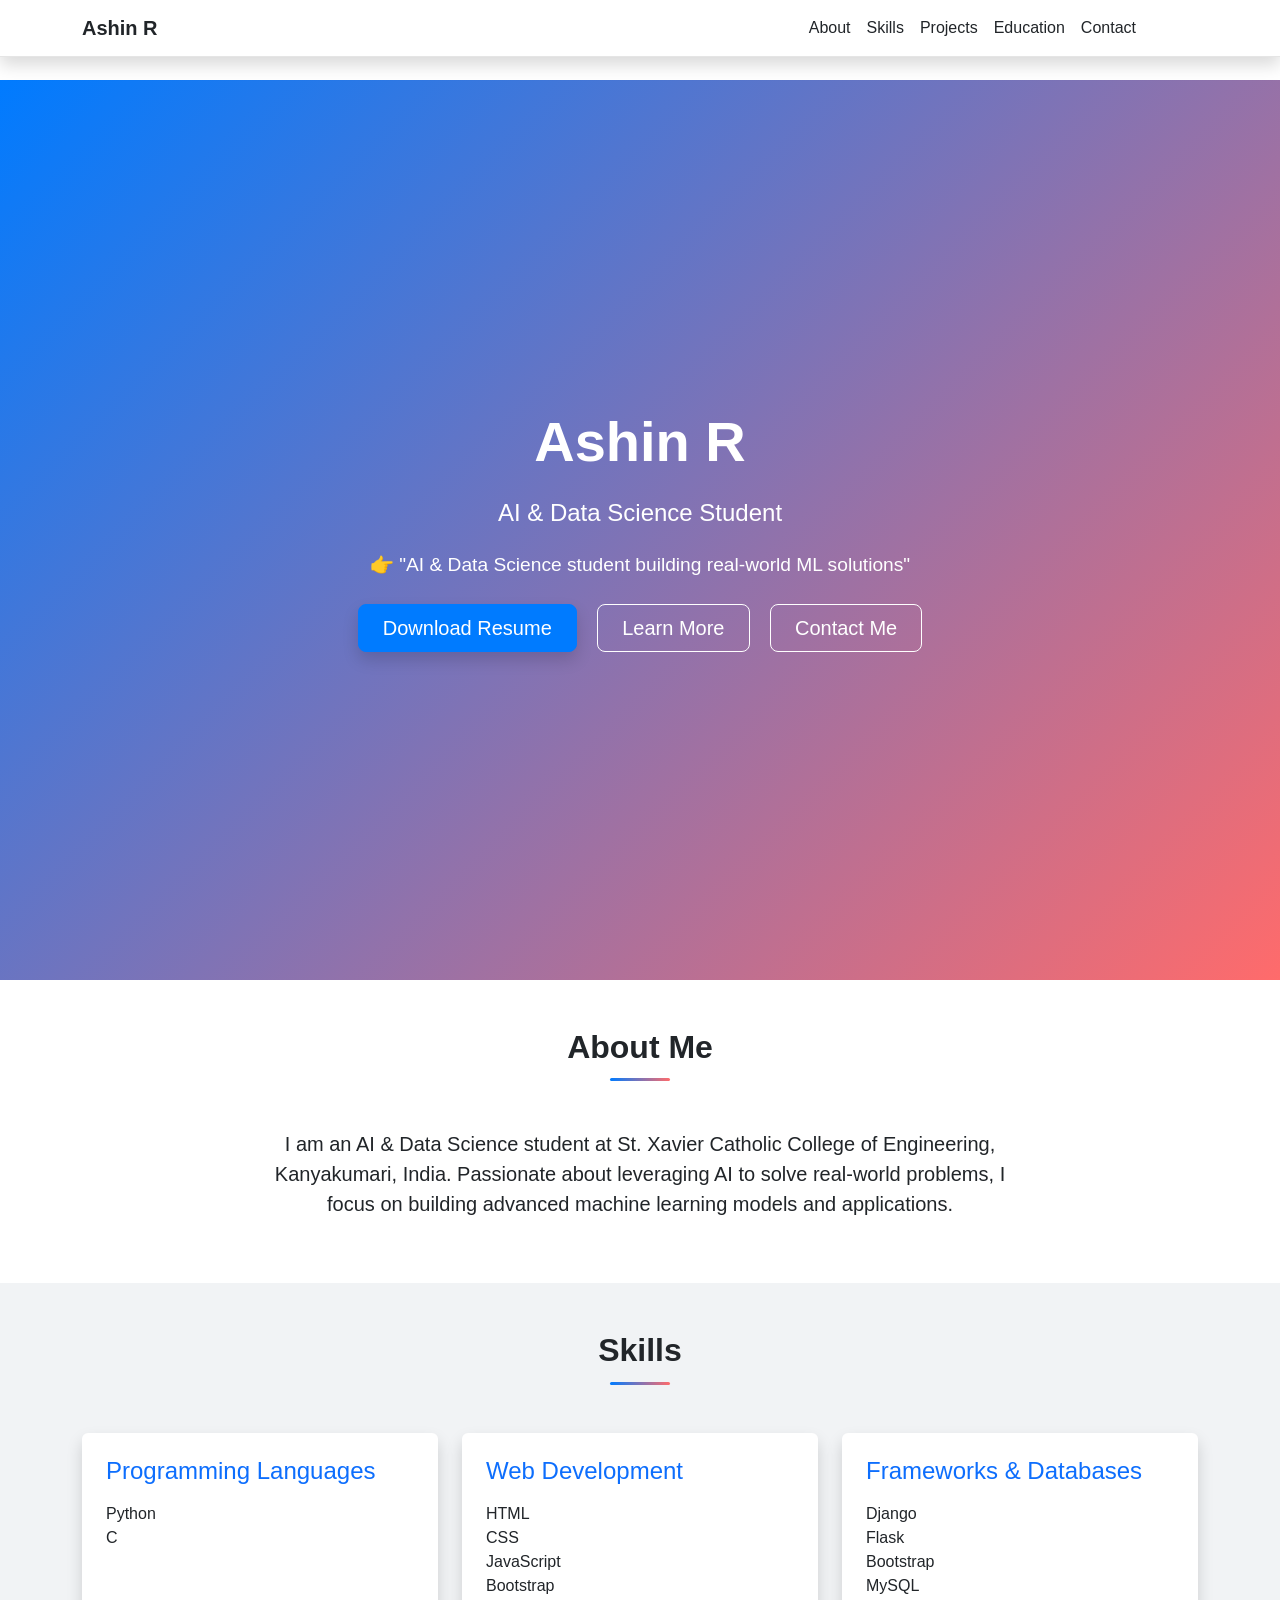
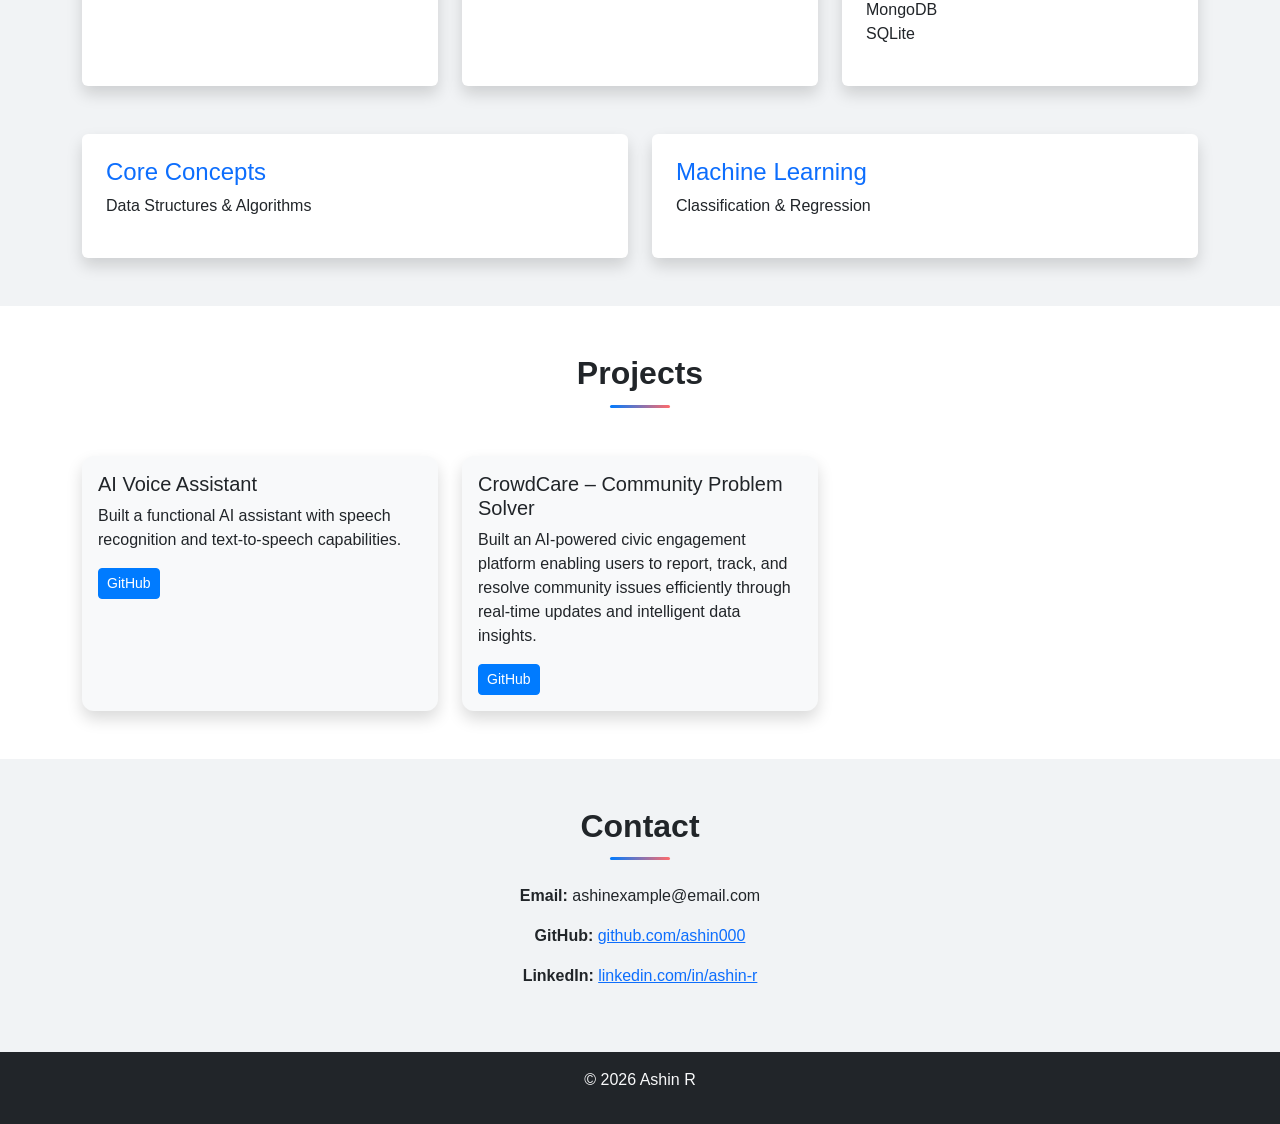
<file: index.html>
<!DOCTYPE html>
<html lang="en">
<head>
    <meta charset="UTF-8">
    <meta name="description" content="Portfolio of Ashin R, AI & Data Science student">
    <meta name="keywords" content="AI, Data Science, Machine Learning, Portfolio">
    <meta name="viewport" content="width=device-width, initial-scale=1.0">

    <title>Ashin R Portfolio</title>

    <link href="https://cdn.jsdelivr.net/npm/bootstrap@5.3.0/dist/css/bootstrap.min.css" rel="stylesheet">

    <!-- Icons -->
    <link rel="stylesheet" href="https://cdnjs.cloudflare.com/ajax/libs/font-awesome/6.4.0/css/all.min.css">

    <link rel="stylesheet" href="styles.css">
</head>

<body>

<!-- NAVBAR -->
<nav class="navbar navbar-expand-lg navbar-dark fixed-top shadow">
    <div class="container">
        <a class="navbar-brand fw-bold" href="#hero">Ashin R</a>

        <button class="navbar-toggler" type="button" data-bs-toggle="collapse" data-bs-target="#navbarNav">
            <span class="navbar-toggler-icon"></span>
        </button>

        <div class="collapse navbar-collapse" id="navbarNav">
            <ul class="navbar-nav ms-auto align-items-center">
                <li class="nav-item"><a class="nav-link" href="about.html">About</a></li>
                <li class="nav-item"><a class="nav-link" href="skills.html">Skills</a></li>
                <li class="nav-item"><a class="nav-link" href="projects.html">Projects</a></li>
                <li class="nav-item"><a class="nav-link" href="education.html">Education</a></li>
                <li class="nav-item"><a class="nav-link" href="contact.html">Contact</a></li>

                <li class="nav-item ms-3">
                    <button id="theme-toggle" class="btn btn-outline-light">
                        <i class="fas fa-moon"></i>
                    </button>
                </li>
            </ul>
        </div>
    </div>
</nav>

<!-- HERO -->
<section id="hero" class="hero-section d-flex align-items-center text-white text-center">
    <div class="container">
        <h1 class="display-3 fw-bold">Ashin R</h1>
        <p class="lead fs-4">AI & Data Science Student</p>
        <p class="hero-statement">👉 "AI & Data Science student building real-world ML solutions"</p>

        <div class="mt-4">
            <a href="assets/ashin resume.pdf" class="btn btn-primary btn-lg px-4 me-3 shadow" download>Download Resume</a>
            <a href="about.html" class="btn btn-outline-light btn-lg px-4 me-3">Learn More</a>
            <a href="contact.html" class="btn btn-outline-light btn-lg px-4">Contact Me</a>
        </div>
    </div>
</section>

<!-- ABOUT -->
<section id="about" class="py-5">
    <div class="container">
        <h2 class="text-center mb-5 fw-bold">About Me</h2>

        <div class="row justify-content-center">
            <div class="col-md-8">
                <p class="text-center fs-5">
                    I am an AI & Data Science student at St. Xavier Catholic College of Engineering, Kanyakumari, India.
                    Passionate about leveraging AI to solve real-world problems, I focus on building advanced machine learning models and applications.
                </p>
            </div>
        </div>
    </div>
</section>

<!-- SKILLS -->
<section id="skills" class="py-5 bg-light">
    <div class="container">
        <h2 class="text-center mb-5 fw-bold">Skills</h2>

        <div class="row g-4">

            <div class="col-md-4">
                <div class="p-4 bg-white shadow rounded h-100">
                    <h4 class="mb-3 text-primary">Programming Languages</h4>
                    <ul class="list-unstyled">
                        <li>Python</li>
                        <li>C</li>
                    </ul>
                </div>
            </div>

            <div class="col-md-4">
                <div class="p-4 bg-white shadow rounded h-100">
                    <h4 class="mb-3 text-primary">Web Development</h4>
                    <ul class="list-unstyled">
                        <li>HTML</li>
                        <li>CSS</li>
                        <li>JavaScript</li>
                        <li>Bootstrap</li>
                    </ul>
                </div>
            </div>

            <div class="col-md-4">
                <div class="p-4 bg-white shadow rounded h-100">
                    <h4 class="mb-3 text-primary">Frameworks & Databases</h4>
                    <ul class="list-unstyled">
                        <li>Django</li>
                        <li>Flask</li>
                        <li>Bootstrap</li>
                        <li>MySQL</li>
                        <li>MongoDB</li>
                        <li>SQLite</li>
                    </ul>
                </div>
            </div>

        </div>

        <div class="row mt-4 g-4">
            <div class="col-md-6">
                <div class="p-4 bg-white shadow rounded h-100">
                    <h4 class="text-primary">Core Concepts</h4>
                    <ul class="list-unstyled">
                        <li>Data Structures & Algorithms</li>
                    </ul>
                </div>
            </div>

            <div class="col-md-6">
                <div class="p-4 bg-white shadow rounded h-100">
                    <h4 class="text-primary">Machine Learning</h4>
                    <ul class="list-unstyled">
                        <li>Classification & Regression</li>
                    </ul>
                </div>
            </div>
        </div>

    </div>
</section>

<!-- PROJECTS -->
<section id="projects" class="py-5">
    <div class="container">
        <h2 class="text-center mb-5 fw-bold">Projects</h2>

        <div class="row g-4">
            <div class="col-md-6 col-lg-4">
                <div class="card h-100 shadow border-0">
                    <div class="card-body">
                        <h5 class="card-title">AI Voice Assistant</h5>
                        <p class="card-text">Built a functional AI assistant with speech recognition and text-to-speech capabilities.</p>
                        <a href="https://github.com/ashin000/AI-Automation/tree/main" class="btn btn-primary btn-sm">GitHub</a>
                    </div>
                </div>
            </div>
             <div class="col-md-6 col-lg-4">
                <div class="card h-100 shadow border-0">
                    <div class="card-body">
                         <h5 class="card-title">CrowdCare – Community Problem Solver</h5>
                         <p class="card-text">Built an AI-powered civic engagement platform enabling users to report, track, and resolve community issues efficiently through real-time updates and intelligent data insights.</p>                            
                         <a href="https://ashin000.github.io/CrowdCare/" class="btn btn-primary btn-sm">GitHub</a>
                    </div>
                </div>
            </div>

            <!-- keep same for others -->
        </div>
    </div>
</section>

<!-- CONTACT -->
<section id="contact" class="py-5 bg-light">
    <div class="container text-center">
        <h2 class="mb-4 fw-bold">Contact</h2>

        <p><strong>Email:</strong> ashinexample@email.com</p>
        <p><strong>GitHub:</strong> <a href="https://github.com/ashin000">github.com/ashin000</a></p>
        <p><strong>LinkedIn:</strong> <a href="https://www.linkedin.com/in/ashin-r-05a4b9325">linkedin.com/in/ashin-r</a></p>
    </div>
</section>

<!-- FOOTER -->
<footer class="bg-dark text-light text-center py-3">
    <p>&copy; 2026 Ashin R</p>
</footer>

<script src="https://cdn.jsdelivr.net/npm/bootstrap@5.3.0/dist/js/bootstrap.bundle.min.js"></script>
<script src="script.js"></script>

</body>
</html>
</file>
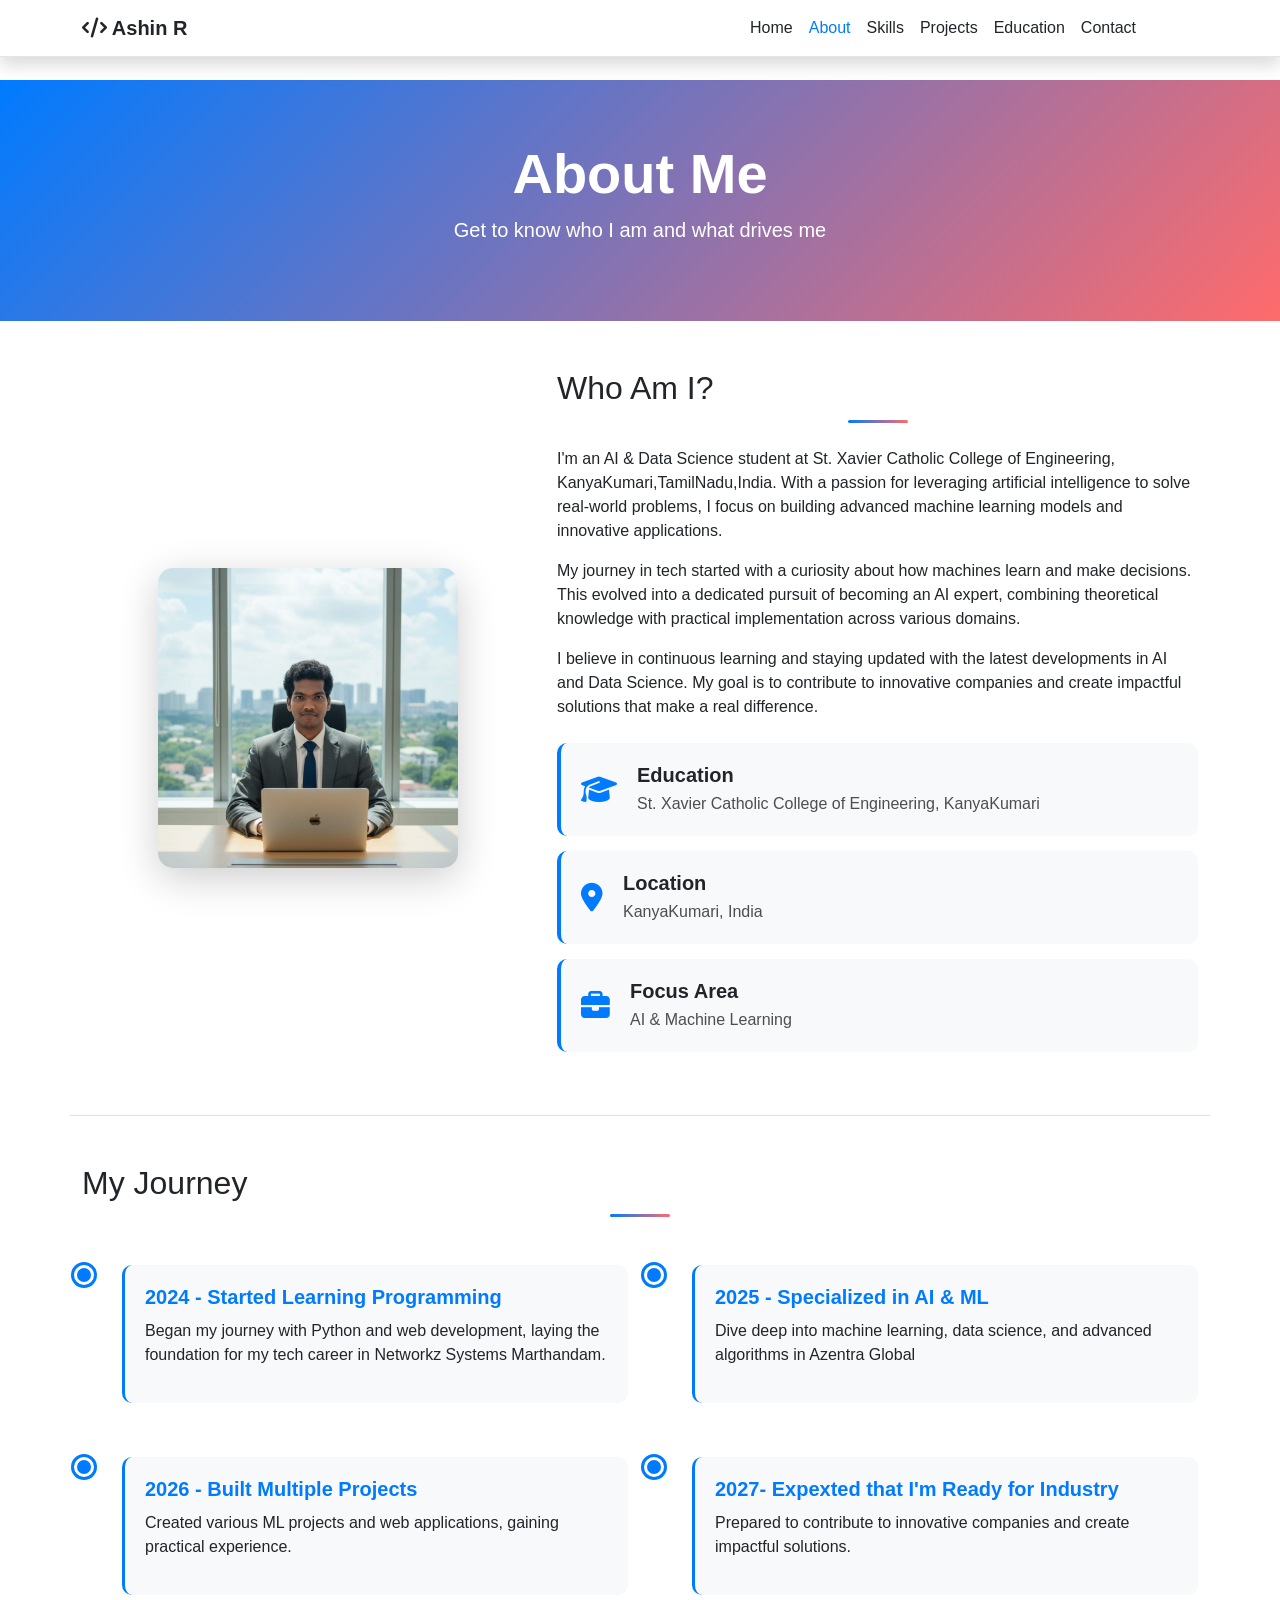
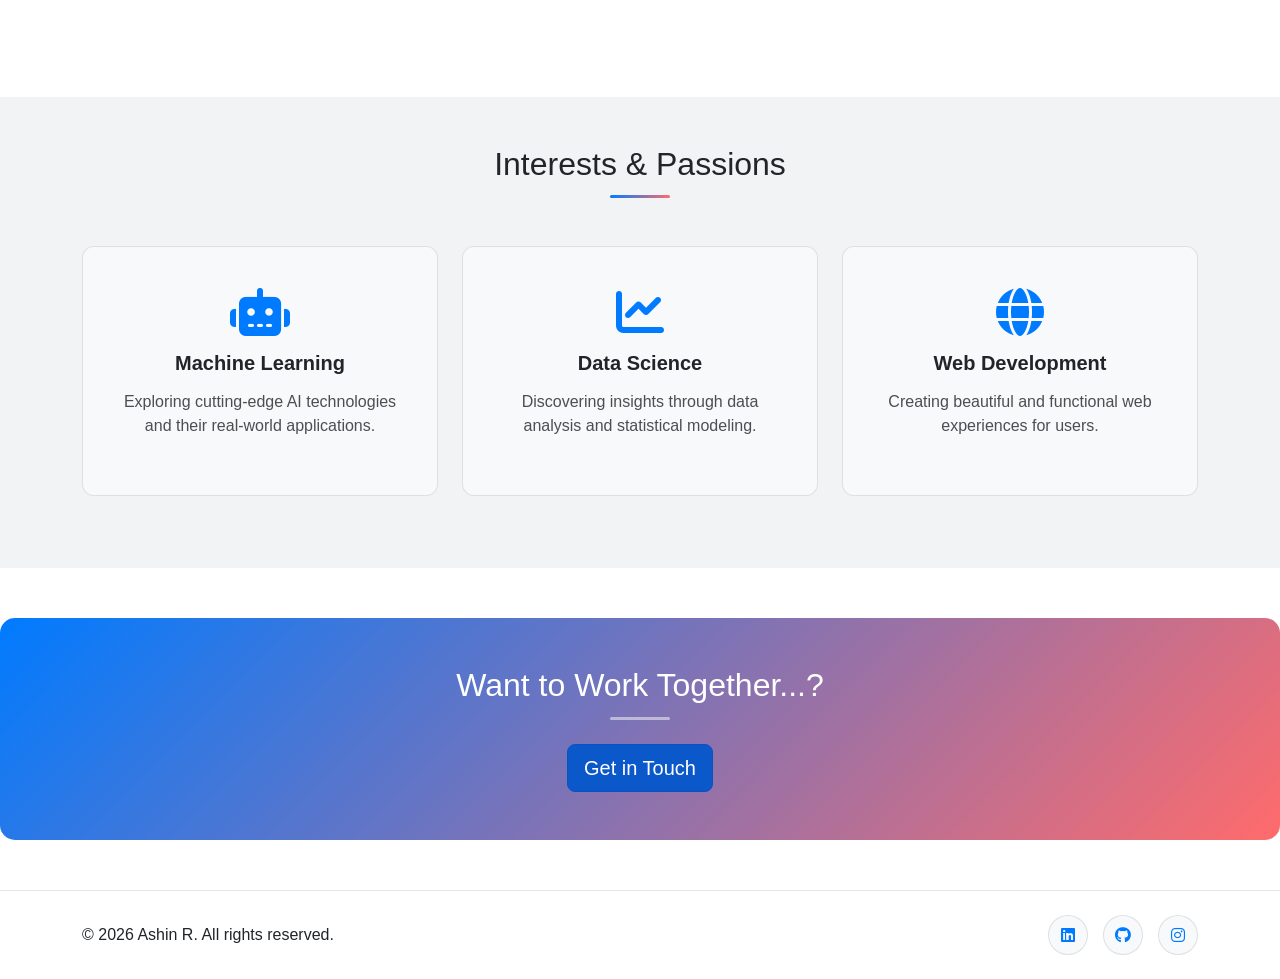
<file: about.html>
<!DOCTYPE html>
<html lang="en">
<head>
    <meta charset="UTF-8">
    <meta name="viewport" content="width=device-width, initial-scale=1.0">
    <title>About - Ashin R</title>
    <link href="https://cdn.jsdelivr.net/npm/bootstrap@5.3.0/dist/css/bootstrap.min.css" rel="stylesheet">
    <link rel="stylesheet" href="https://cdnjs.cloudflare.com/ajax/libs/font-awesome/6.4.0/css/all.min.css">
    <link rel="stylesheet" href="styles.css">
</head>
<body>
    <!-- Navigation Bar -->
    <nav class="navbar navbar-expand-lg navbar-dark fixed-top shadow">
        <div class="container">
            <a class="navbar-brand fw-bold" href="index.html">
                <i class="fas fa-code"></i> Ashin R
            </a>
            <button class="navbar-toggler" type="button" data-bs-toggle="collapse" data-bs-target="#navbarNav">
                <span class="navbar-toggler-icon"></span>
            </button>
            <div class="collapse navbar-collapse" id="navbarNav">
                <ul class="navbar-nav ms-auto">
                    <li class="nav-item"><a class="nav-link" href="index.html">Home</a></li>
                    <li class="nav-item"><a class="nav-link active-link" href="about.html">About</a></li>
                    <li class="nav-item"><a class="nav-link" href="skills.html">Skills</a></li>
                    <li class="nav-item"><a class="nav-link" href="projects.html">Projects</a></li>
                    <li class="nav-item"><a class="nav-link" href="education.html">Education</a></li>
                    <li class="nav-item"><a class="nav-link" href="contact.html">Contact</a></li>
                    <li class="nav-item">
                        <button id="theme-toggle" class="btn btn-outline-light ms-3">
                            <i class="fas fa-moon"></i>
                        </button>
                    </li>
                </ul>
            </div>
        </div>
    </nav>

    <!-- Page Header -->
    <section class="page-header">
        <div class="container">
            <h1 class="display-4 fw-bold animate-on-scroll">About Me</h1>
            <p class="lead animate-on-scroll animation-delay-1">Get to know who I am and what drives me</p>
        </div>
    </section>

    <!-- Main Content -->
    <section class="py-5">
        <div class="container">
            <div class="row align-items-center mb-5">
                <!-- Photo Section -->
                <div class="col-lg-5 mb-4 mb-lg-0 animate-on-scroll">
                    <div class="photo-container">
                        <div class="photo-frame">
                            <img src="assets/profile.jpeg" alt="Ashin R" class="img-fluid rounded-lg shadow-lg photo-image">
                            <div class="photo-overlay"></div>
                        </div>
                    </div>
                </div>
                <!-- Text Section -->
                <div class="col-lg-7 animate-on-scroll animation-delay-1">
                    <h2 class="mb-4">Who Am I?</h2>
                    <p class="mb-3">
                        I'm an AI & Data Science student at St. Xavier Catholic College of Engineering, KanyaKumari,TamilNadu,India. With a passion for leveraging artificial intelligence to solve real-world problems, I focus on building advanced machine learning models and innovative applications.
                    </p>
                    <p class="mb-3">
                        My journey in tech started with a curiosity about how machines learn and make decisions. This evolved into a dedicated pursuit of becoming an AI expert, combining theoretical knowledge with practical implementation across various domains.
                    </p>
                    <p class="mb-4">
                        I believe in continuous learning and staying updated with the latest developments in AI and Data Science. My goal is to contribute to innovative companies and create impactful solutions that make a real difference.
                    </p>
                    <div class="info-boxes">
                        <div class="info-box">
                            <i class="fas fa-graduation-cap"></i>
                            <div>
                                <h5>Education</h5>
                                <p>St. Xavier Catholic College of Engineering, KanyaKumari</p>
                            </div>
                        </div>
                        <div class="info-box">
                            <i class="fas fa-map-marker-alt"></i>
                            <div>
                                <h5>Location</h5>
                                <p>KanyaKumari, India</p>
                            </div>
                        </div>
                        <div class="info-box">
                            <i class="fas fa-briefcase"></i>
                            <div>
                                <h5>Focus Area</h5>
                                <p>AI & Machine Learning</p>
                            </div>
                        </div>
                    </div>
                </div>
            </div>

            <!-- Timeline Section -->
            <div class="row mt-5 pt-5 border-top">
                <div class="col-12">
                    <h2 class="mb-5 animate-on-scroll">My Journey</h2>
                </div>
                <div class="col-md-6 mb-4 animate-on-scroll">
                    <div class="timeline-item">
                        <div class="timeline-marker"></div>
                        <div class="timeline-content">
                            <h5>2024 - Started Learning Programming</h5>
                            <p>Began my journey with Python and web development, laying the foundation for my tech career in Networkz Systems Marthandam.</p>
                        </div>
                    </div>
                </div>
                <div class="col-md-6 mb-4 animate-on-scroll animation-delay-1">
                    <div class="timeline-item">
                        <div class="timeline-marker"></div>
                        <div class="timeline-content">
                            <h5>2025 - Specialized in AI & ML</h5>
                            <p>Dive deep into machine learning, data science, and advanced algorithms in Azentra Global</p>
                        </div>
                    </div>
                </div>
                <div class="col-md-6 mb-4 animate-on-scroll animation-delay-2">
                    <div class="timeline-item">
                        <div class="timeline-marker"></div>
                        <div class="timeline-content">
                            <h5>2026 - Built Multiple Projects</h5>
                            <p>Created various ML projects and web applications, gaining practical experience.</p>
                        </div>
                    </div>
                </div>
                <div class="col-md-6 mb-4 animate-on-scroll animation-delay-3">
                    <div class="timeline-item">
                        <div class="timeline-marker"></div>
                        <div class="timeline-content">
                            <h5>2027- Expexted that I'm Ready for Industry</h5>
                            <p>Prepared to contribute to innovative companies and create impactful solutions.</p>
                        </div>
                    </div>
                </div>
            </div>
        </div>
    </section>

    <!-- Interests Section -->
    <section class="py-5 bg-section">
        <div class="container">
            <h2 class="mb-5 text-center animate-on-scroll">Interests & Passions</h2>
            <div class="row">
                <div class="col-md-4 mb-4 animate-on-scroll">
                    <div class="interest-card">
                        <i class="fas fa-robot"></i>
                        <h5>Machine Learning</h5>
                        <p>Exploring cutting-edge AI technologies and their real-world applications.</p>
                    </div>
                </div>
                <div class="col-md-4 mb-4 animate-on-scroll animation-delay-1">
                    <div class="interest-card">
                        <i class="fas fa-chart-line"></i>
                        <h5>Data Science</h5>
                        <p>Discovering insights through data analysis and statistical modeling.</p>
                    </div>
                </div>
                <div class="col-md-4 mb-4 animate-on-scroll animation-delay-2">
                    <div class="interest-card">
                        <i class="fas fa-globe"></i>
                        <h5>Web Development</h5>
                        <p>Creating beautiful and functional web experiences for users.</p>
                    </div>
                </div>
            </div>
        </div>
    </section>

    <!-- CTA Section -->
    <section class="cta-section py-5">
        <div class="container text-center">
            <h2 class="mb-4 animate-on-scroll">Want to Work Together...?</h2>
            <a href="contact.html" class="btn btn-lg btn-primary hover-lift animate-on-scroll animation-delay-1">
                Get in Touch
            </a>
        </div>
    </section>

    <!-- Footer -->
    <footer class="footer py-4 mt-5">
        <div class="container">
            <div class="row align-items-center">
                <div class="col-md-6">
                    <p class="mb-0">&copy; 2026 Ashin R. All rights reserved.</p>
                </div>
                <div class="col-md-6 text-md-end">
                    <div class="social-links">
                        <a href="https://www.linkedin.com/in/ashin-r-05a4b9325?utm_source=share_via&utm_content=profile&utm_medium=member_android" class="social-icon"><i class="fab fa-linkedin"></i></a>
                        <a href="https://github.com/ashin000" class="social-icon"><i class="fab fa-github"></i></a>
                        <a href="https://instagram.com/ashin000" class="social-icon"><i class="fab fa-instagram"></i></a>
                    </div>
                </div>
            </div>
        </div>
    </footer>

    <script src="https://cdn.jsdelivr.net/npm/bootstrap@5.3.0/dist/js/bootstrap.bundle.min.js"></script>
    <script src="script.js"></script>
</body>
</html>
</file>
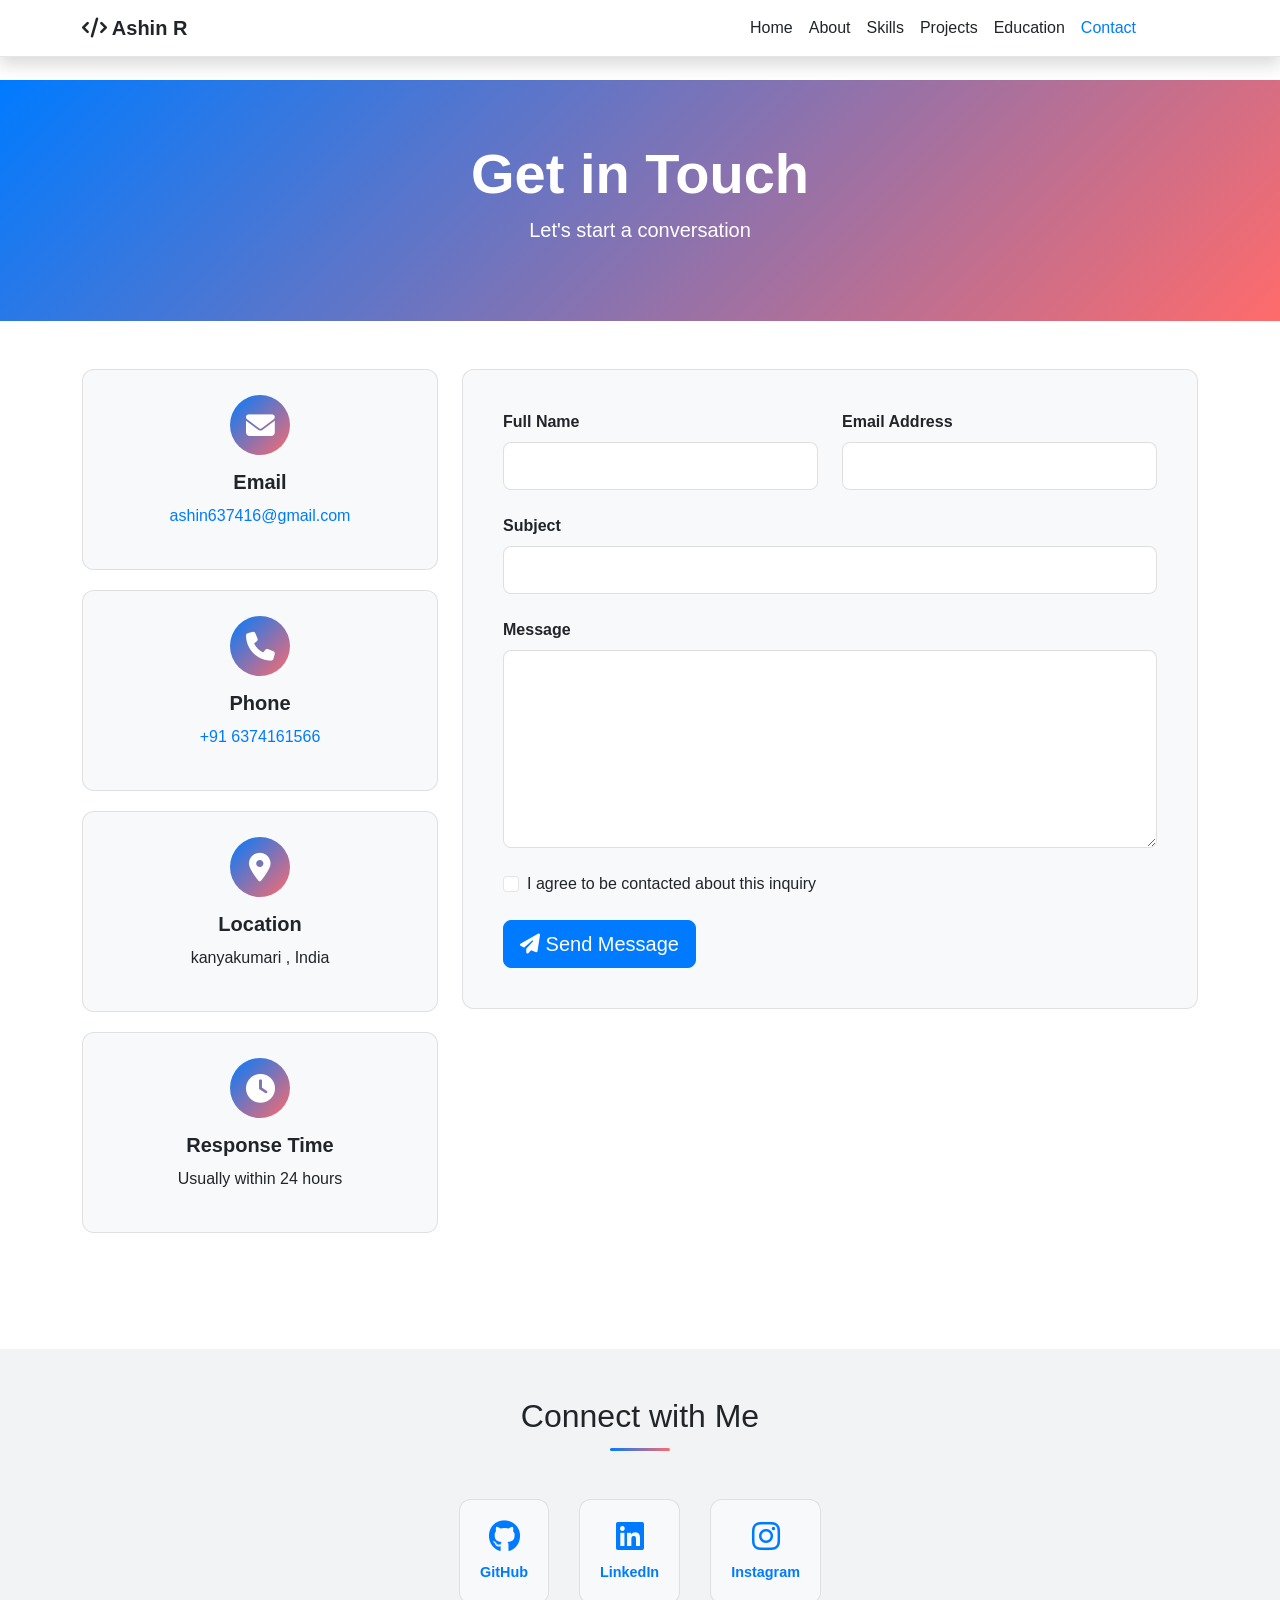
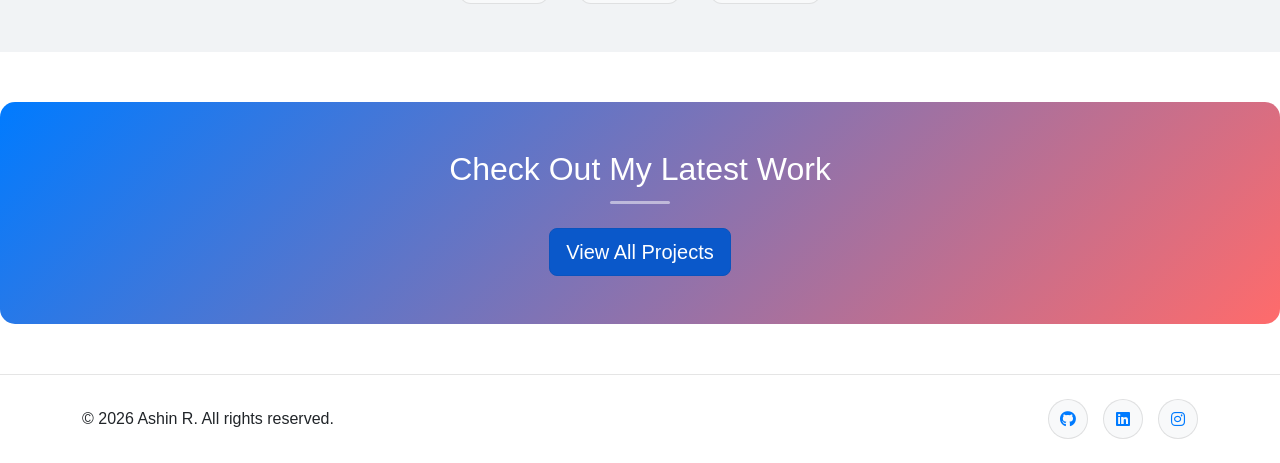
<file: contact.html>
<!DOCTYPE html>
<html lang="en">
<head>
    <meta charset="UTF-8">
    <meta name="viewport" content="width=device-width, initial-scale=1.0">
    <title>Contact - Ashin R</title>
    <link href="https://cdn.jsdelivr.net/npm/bootstrap@5.3.0/dist/css/bootstrap.min.css" rel="stylesheet">
    <link rel="stylesheet" href="https://cdnjs.cloudflare.com/ajax/libs/font-awesome/6.4.0/css/all.min.css">
    <link rel="stylesheet" href="styles.css">
</head>
<body>
    <!-- Navigation Bar -->
    <nav class="navbar navbar-expand-lg navbar-dark fixed-top shadow">
        <div class="container">
            <a class="navbar-brand fw-bold" href="index.html">
                <i class="fas fa-code"></i> Ashin R
            </a>
            <button class="navbar-toggler" type="button" data-bs-toggle="collapse" data-bs-target="#navbarNav">
                <span class="navbar-toggler-icon"></span>
            </button>
            <div class="collapse navbar-collapse" id="navbarNav">
                <ul class="navbar-nav ms-auto">
                    <li class="nav-item"><a class="nav-link" href="index.html">Home</a></li>
                    <li class="nav-item"><a class="nav-link" href="about.html">About</a></li>
                    <li class="nav-item"><a class="nav-link" href="skills.html">Skills</a></li>
                    <li class="nav-item"><a class="nav-link" href="projects.html">Projects</a></li>
                    <li class="nav-item"><a class="nav-link" href="education.html">Education</a></li>
                    <li class="nav-item"><a class="nav-link active-link" href="contact.html">Contact</a></li>
                    <li class="nav-item">
                        <button id="theme-toggle" class="btn btn-outline-light ms-3">
                            <i class="fas fa-moon"></i>
                        </button>
                    </li>
                </ul>
            </div>
        </div>
    </nav>

    <!-- Page Header -->
    <section class="page-header">
        <div class="container">
            <h1 class="display-4 fw-bold animate-on-scroll">Get in Touch</h1>
            <p class="lead animate-on-scroll animation-delay-1">Let's start a conversation</p>
        </div>
    </section>

    <!-- Contact Content -->
    <section class="py-5">
        <div class="container">
            <div class="row">
                <!-- Contact Info -->
                <div class="col-lg-4 mb-5 animate-on-scroll">
                    <div class="contact-info-box">
                        <div class="contact-icon">
                            <i class="fas fa-envelope"></i>
                        </div>
                        <h5>Email</h5>
                        <p><a href="mailto:ashin637416@gmail.com">ashin637416@gmail.com</a></p>
                    </div>

                    <div class="contact-info-box">
                        <div class="contact-icon">
                            <i class="fas fa-phone"></i>
                        </div>
                        <h5>Phone</h5>
                        <p><a href="tel:+919876543210">+91 6374161566</a></p>
                    </div>

                    <div class="contact-info-box">
                        <div class="contact-icon">
                            <i class="fas fa-map-marker-alt"></i>
                        </div>
                        <h5>Location</h5>
                        <p>kanyakumari , India</p>
                    </div>

                    <div class="contact-info-box">
                        <div class="contact-icon">
                            <i class="fas fa-clock"></i>
                        </div>
                        <h5>Response Time</h5>
                        <p>Usually within 24 hours</p>
                    </div>
                </div>

                <!-- Contact Form -->
                <div class="col-lg-8 animate-on-scroll animation-delay-1">
                    <div class="contact-form-container">
                        <form id="contactForm" class="contact-form">
                            <div class="row">
                                <div class="col-md-6 mb-4">
                                    <div class="form-group">
                                        <label for="name" class="form-label">Full Name</label>
                                        <input type="text" class="form-control form-control-lg" id="name" name="name" required>
                                    </div>
                                </div>
                                <div class="col-md-6 mb-4">
                                    <div class="form-group">
                                        <label for="email" class="form-label">Email Address</label>
                                        <input type="email" class="form-control form-control-lg" id="email" name="email" required>
                                    </div>
                                </div>
                            </div>

                            <div class="mb-4">
                                <div class="form-group">
                                    <label for="subject" class="form-label">Subject</label>
                                    <input type="text" class="form-control form-control-lg" id="subject" name="subject" required>
                                </div>
                            </div>

                            <div class="mb-4">
                                <div class="form-group">
                                    <label for="message" class="form-label">Message</label>
                                    <textarea class="form-control form-control-lg" id="message" name="message" rows="6" required></textarea>
                                </div>
                            </div>

                            <div class="form-check mb-4">
                                <input class="form-check-input" type="checkbox" id="terms" required>
                                <label class="form-check-label" for="terms">
                                    I agree to be contacted about this inquiry
                                </label>
                            </div>

                            <button type="submit" class="btn btn-lg btn-primary hover-lift">
                                <i class="fas fa-paper-plane"></i> Send Message
                            </button>
                        </form>
                        <div id="formMessage" class="alert mt-3 d-none"></div>
                    </div>
                </div>
            </div>
        </div>
    </section>

    <!-- Social Links Section -->
    <section class="py-5 bg-section">
        <div class="container text-center">
            <h2 class="mb-5 animate-on-scroll">Connect with Me</h2>
            <div class="social-links-large animate-on-scroll animation-delay-1">
                <a href="https://github.com/ashin000" class="social-link-lg" title="GitHub">
                    <i class="fab fa-github"></i>
                    <span>GitHub</span>
                </a>
                <a href="https://www.linkedin.com/in/ashin-r-05a4b9325" class="social-link-lg" title="LinkedIn">
                    <i class="fab fa-linkedin"></i>
                    <span>LinkedIn</span>
                </a>

                <a href="https://instagram.com/ashin000" class="social-link-lg" title="Instagram">
                    <i class="fab fa-instagram"></i>
                    <span>Instagram</span>
                </a>
            </div>
        </div>
    </section>

    <!-- CTA Section -->
    <section class="cta-section py-5">
        <div class="container text-center">
            <h2 class="mb-4 animate-on-scroll">Check Out My Latest Work</h2>
            <a href="projects.html" class="btn btn-lg btn-primary hover-lift animate-on-scroll animation-delay-1">
                View All Projects
            </a>
        </div>
    </section>

    <!-- Footer -->
    <footer class="footer py-4 mt-5">
        <div class="container">
            <div class="row align-items-center">
                <div class="col-md-6">
                    <p class="mb-0">&copy; 2026 Ashin R. All rights reserved.</p>
                </div>
                <div class="col-md-6 text-md-end">
                    <div class="social-links">
                        <a href="https://github.com/ashin000" class="social-icon"><i class="fab fa-github"></i></a>
                        <a href="https://www.linkedin.com/in/ashin-r-05a4b9325?utm_source=share_via&utm_content=profile&utm_medium=member_android" class="social-icon"><i class="fab fa-linkedin"></i></a>
                        <a href="https://instagram.com/ashin000" class="social-icon"><i class="fab fa-instagram"></i></a>
                    </div>
                </div>
            </div>
        </div>
    </footer>

    <script src="https://cdn.jsdelivr.net/npm/bootstrap@5.3.0/dist/js/bootstrap.bundle.min.js"></script>
    <script src="script.js"></script>
</body>
</html>
</file>
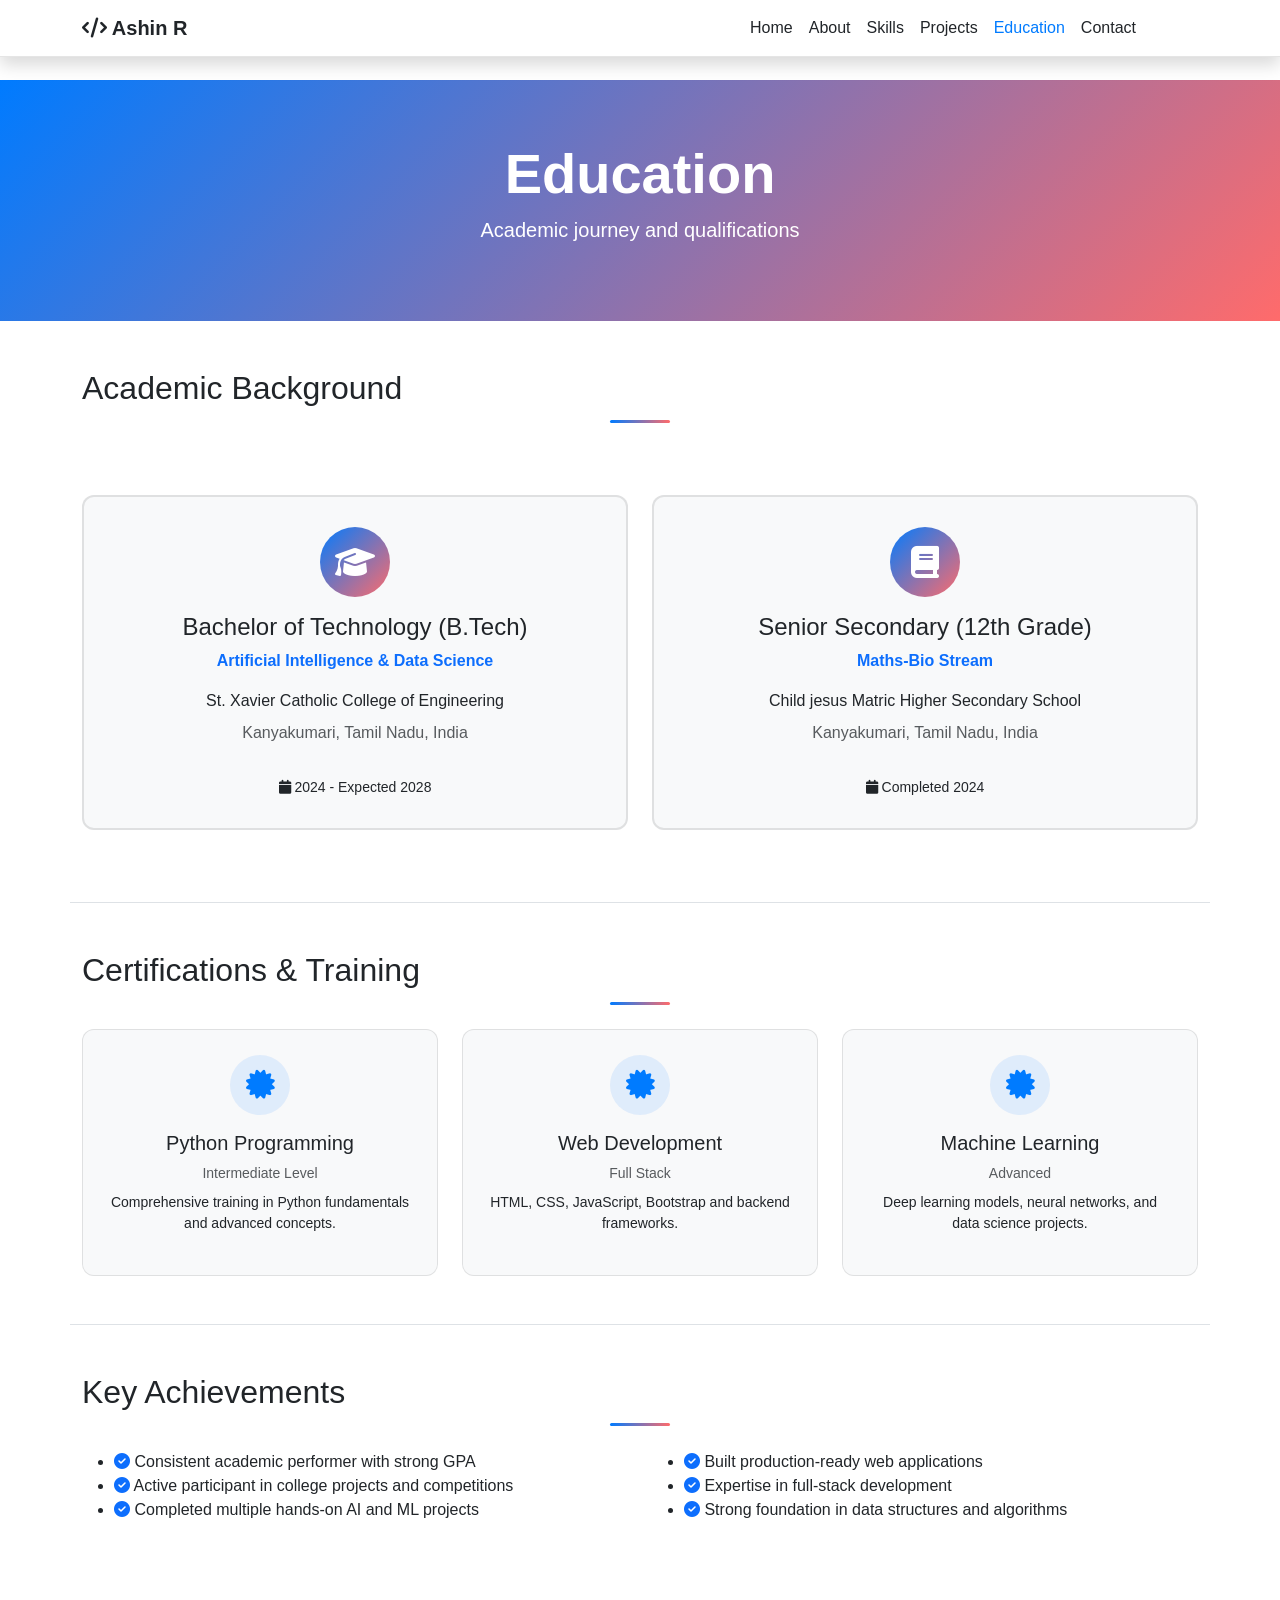
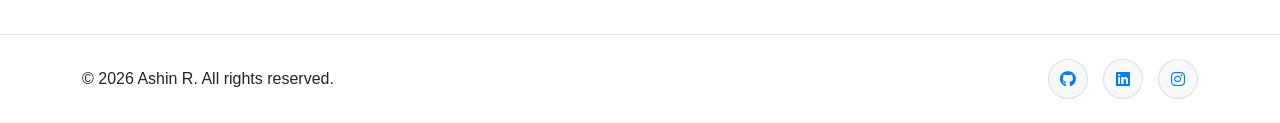
<file: education.html>
<!DOCTYPE html>
<html lang="en">
<head>
    <meta charset="UTF-8">
    <meta name="viewport" content="width=device-width, initial-scale=1.0">
    <title>Education - Ashin R</title>
    <link href="https://cdn.jsdelivr.net/npm/bootstrap@5.3.0/dist/css/bootstrap.min.css" rel="stylesheet">
    <link rel="stylesheet" href="https://cdnjs.cloudflare.com/ajax/libs/font-awesome/6.4.0/css/all.min.css">
    <link rel="stylesheet" href="styles.css">
</head>
<body>
    <!-- Navigation Bar -->
    <nav class="navbar navbar-expand-lg navbar-dark fixed-top shadow">
        <div class="container">
            <a class="navbar-brand fw-bold" href="index.html">
                <i class="fas fa-code"></i> Ashin R
            </a>
            <button class="navbar-toggler" type="button" data-bs-toggle="collapse" data-bs-target="#navbarNav">
                <span class="navbar-toggler-icon"></span>
            </button>
            <div class="collapse navbar-collapse" id="navbarNav">
                <ul class="navbar-nav ms-auto">
                    <li class="nav-item"><a class="nav-link" href="index.html">Home</a></li>
                    <li class="nav-item"><a class="nav-link" href="about.html">About</a></li>
                    <li class="nav-item"><a class="nav-link" href="skills.html">Skills</a></li>
                    <li class="nav-item"><a class="nav-link" href="projects.html">Projects</a></li>
                    <li class="nav-item"><a class="nav-link active-link" href="education.html">Education</a></li>
                    <li class="nav-item"><a class="nav-link" href="contact.html">Contact</a></li>
                    <li class="nav-item">
                        <button id="theme-toggle" class="btn btn-outline-light ms-3">
                            <i class="fas fa-moon"></i>
                        </button>
                    </li>
                </ul>
            </div>
        </div>
    </nav>

    <!-- Page Header -->
    <section class="page-header">
        <div class="container">
            <h1 class="display-4 fw-bold animate-on-scroll">Education</h1>
            <p class="lead animate-on-scroll animation-delay-1">Academic journey and qualifications</p>
        </div>
    </section>

    <!-- Education Content -->
    <section class="py-5">
        <div class="container">
            <!-- Primary Education -->
            <div class="row mb-5">
                <div class="col-12">
                    <h2 class="mb-4 animate-on-scroll">Academic Background</h2>
                </div>
            </div>

            <!-- Education Timeline -->
            <div class="row">
                <!-- Bachelor's Degree -->
                <div class="col-md-6 mb-4 animate-on-scroll">
                    <div class="education-card">
                        <div class="edu-icon">
                            <i class="fas fa-graduation-cap"></i>
                        </div>
                        <h4 class="mt-3 mb-2">Bachelor of Technology (B.Tech)</h4>
                        <p class="text-primary fw-bold">Artificial Intelligence & Data Science</p>
                        <p class="mb-2">St. Xavier Catholic College of Engineering</p>
                        <p class="text-muted">Kanyakumari, Tamil Nadu, India</p>
                        <p class="small mt-3 mb-0">
                            <i class="fas fa-calendar"></i> 2024 - Expected 2028
                        </p>
                    </div>
                </div>

                <!-- Senior Secondary -->
                <div class="col-md-6 mb-4 animate-on-scroll animation-delay-1">
                    <div class="education-card">
                        <div class="edu-icon">
                            <i class="fas fa-book"></i>
                        </div>
                        <h4 class="mt-3 mb-2">Senior Secondary (12th Grade)</h4>
                        <p class="text-primary fw-bold">Maths-Bio Stream</p>
                        <p class="mb-2">Child jesus Matric Higher Secondary School 

                            
                        </p>
                        <p class="text-muted">Kanyakumari, Tamil Nadu, India</p>
                        <p class="small mt-3 mb-0">
                            <i class="fas fa-calendar"></i> Completed 2024
                        </p>
                    </div>
                </div>
            </div>

            <!-- Certifications & Courses -->
            <div class="row mt-5 pt-5 border-top">
                <div class="col-12">
                    <h2 class="mb-4 animate-on-scroll">Certifications & Training</h2>
                </div>
            </div>

            <div class="row g-4">
                <!-- Certification 1 -->
                <div class="col-md-4 animate-on-scroll">
                    <div class="cert-card">
                        <div class="cert-icon">
                            <i class="fas fa-certificate"></i>
                        </div>
                        <h5 class="mt-3">Python Programming</h5>
                        <p class="small text-muted mb-2">Intermediate Level</p>
                        <p class="small">Comprehensive training in Python fundamentals and advanced concepts.</p>
                    </div>
                </div>

                <!-- Certification 2 -->
                <div class="col-md-4 animate-on-scroll animation-delay-1">
                    <div class="cert-card">
                        <div class="cert-icon">
                            <i class="fas fa-certificate"></i>
                        </div>
                        <h5 class="mt-3">Web Development</h5>
                        <p class="small text-muted mb-2">Full Stack</p>
                        <p class="small">HTML, CSS, JavaScript, Bootstrap and backend frameworks.</p>
                    </div>
                </div>

                <!-- Certification 3 -->
                <div class="col-md-4 animate-on-scroll animation-delay-2">
                    <div class="cert-card">
                        <div class="cert-icon">
                            <i class="fas fa-certificate"></i>
                        </div>
                        <h5 class="mt-3">Machine Learning</h5>
                        <p class="small text-muted mb-2">Advanced</p>
                        <p class="small">Deep learning models, neural networks, and data science projects.</p>
                    </div>
                </div>
            </div>

            <!-- Skills Gained -->
            <div class="row mt-5 pt-5 border-top">
                <div class="col-12">
                    <h2 class="mb-4 animate-on-scroll">Key Achievements</h2>
                </div>
            </div>

            <div class="row">
                <div class="col-md-6">
                    <ul class="achievement-list">
                        <li class="animate-on-scroll">
                            <i class="fas fa-check-circle text-primary"></i>
                            Consistent academic performer with strong GPA
                        </li>
                        <li class="animate-on-scroll animation-delay-1">
                            <i class="fas fa-check-circle text-primary"></i>
                            Active participant in college projects and competitions
                        </li>
                        <li class="animate-on-scroll animation-delay-2">
                            <i class="fas fa-check-circle text-primary"></i>
                            Completed multiple hands-on AI and ML projects
                        </li>
                    </ul>
                </div>
                <div class="col-md-6">
                    <ul class="achievement-list">
                        <li class="animate-on-scroll">
                            <i class="fas fa-check-circle text-primary"></i>
                            Built production-ready web applications
                        </li>
                        <li class="animate-on-scroll animation-delay-1">
                            <i class="fas fa-check-circle text-primary"></i>
                            Expertise in full-stack development
                        </li>
                        <li class="animate-on-scroll animation-delay-2">
                            <i class="fas fa-check-circle text-primary"></i>
                            Strong foundation in data structures and algorithms
                        </li>
                    </ul>
                </div>
            </div>
        </div>
    </section>

    <!-- Footer -->
    <footer class="footer py-4 mt-5">
        <div class="container">
            <div class="row align-items-center">
                <div class="col-md-6">
                    <p class="mb-0">&copy; 2026 Ashin R. All rights reserved.</p>
                </div>
                <div class="col-md-6 text-md-end">
                    <div class="social-links">
                        <a href="https://github.com/ashin000" class="social-icon"><i class="fab fa-github"></i></a>
                        <a href="https://www.linkedin.com/in/ashin-r-05a4b9325?utm_source=share_via&utm_content=profile&utm_medium=member_android" class="social-icon"><i class="fab fa-linkedin"></i></a>
                        <a href="https://instagram.com/ashin000" class="social-icon"><i class="fab fa-instagram"></i></a>
                    </div>
                </div>
            </div>
        </div>
    </footer>

    <script src="https://cdn.jsdelivr.net/npm/bootstrap@5.3.0/dist/js/bootstrap.bundle.min.js"></script>
    <script src="script.js"></script>
</body>
</html>
</file>
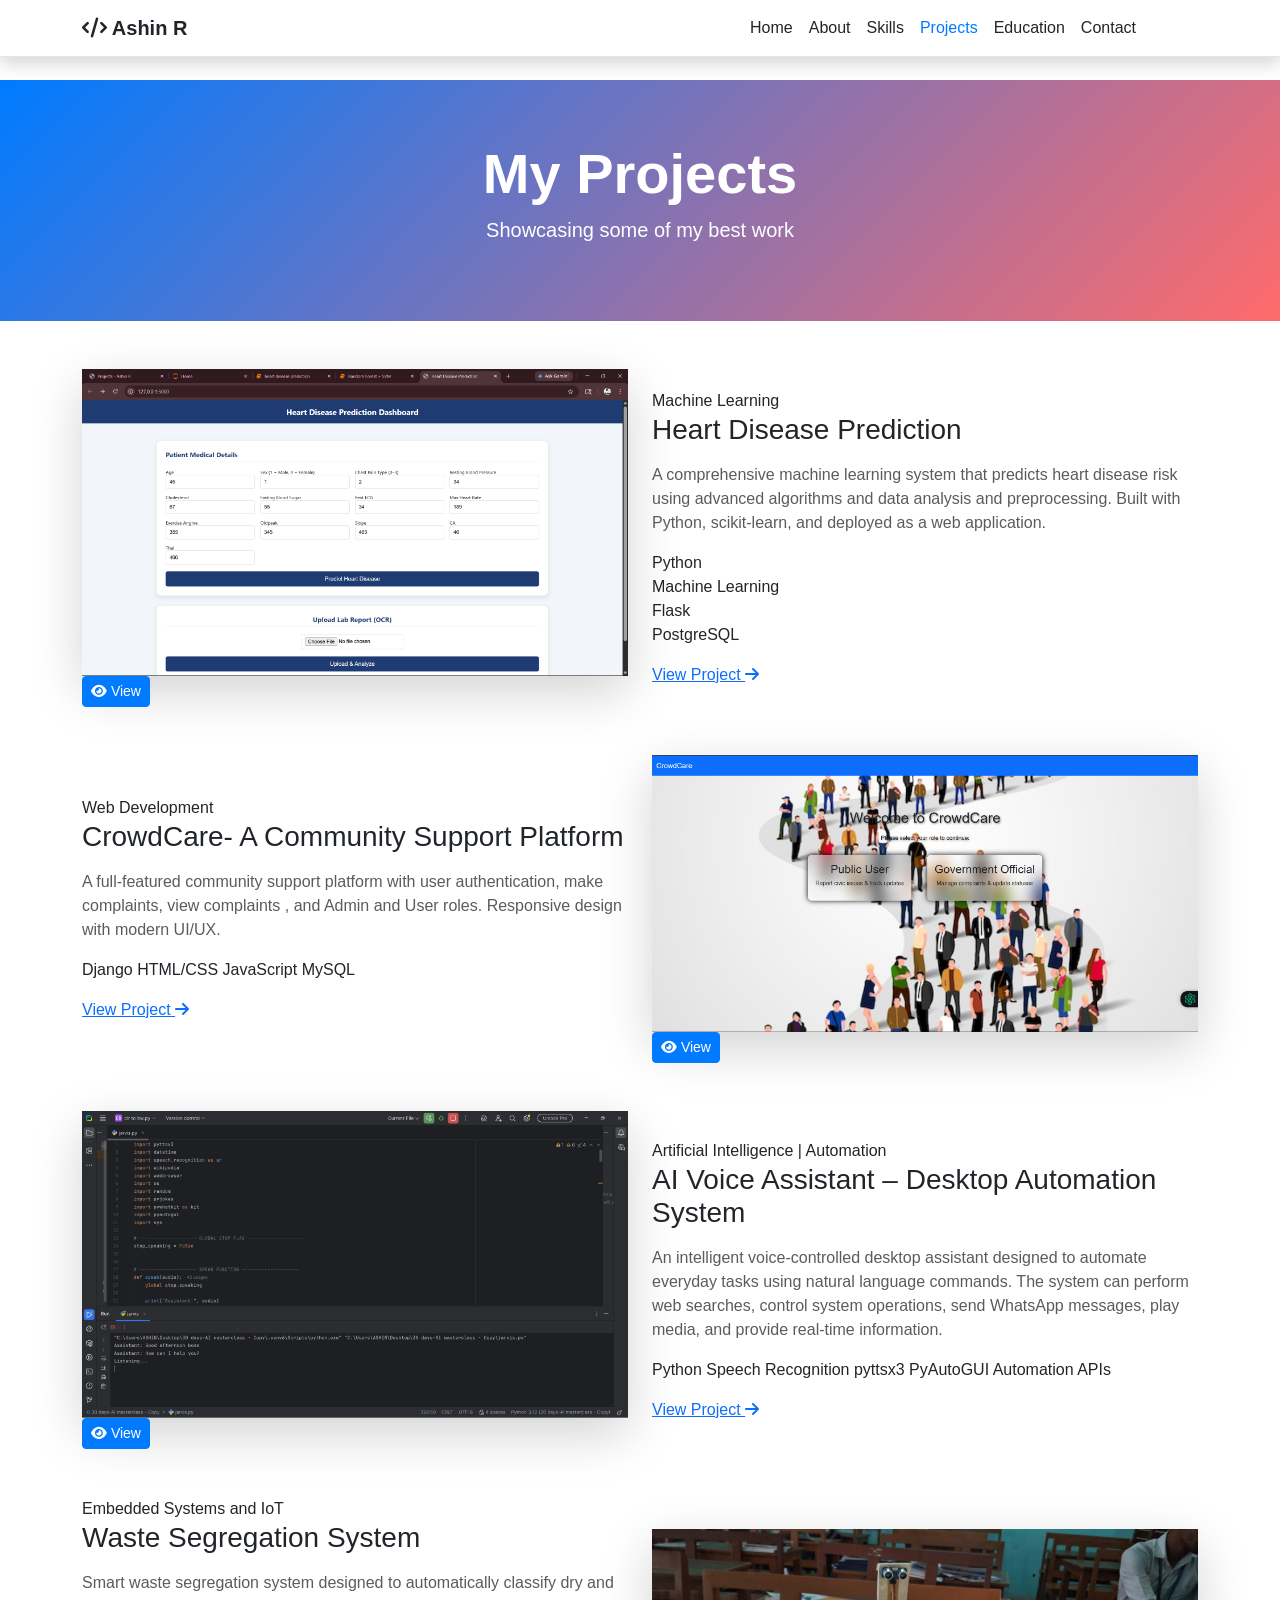
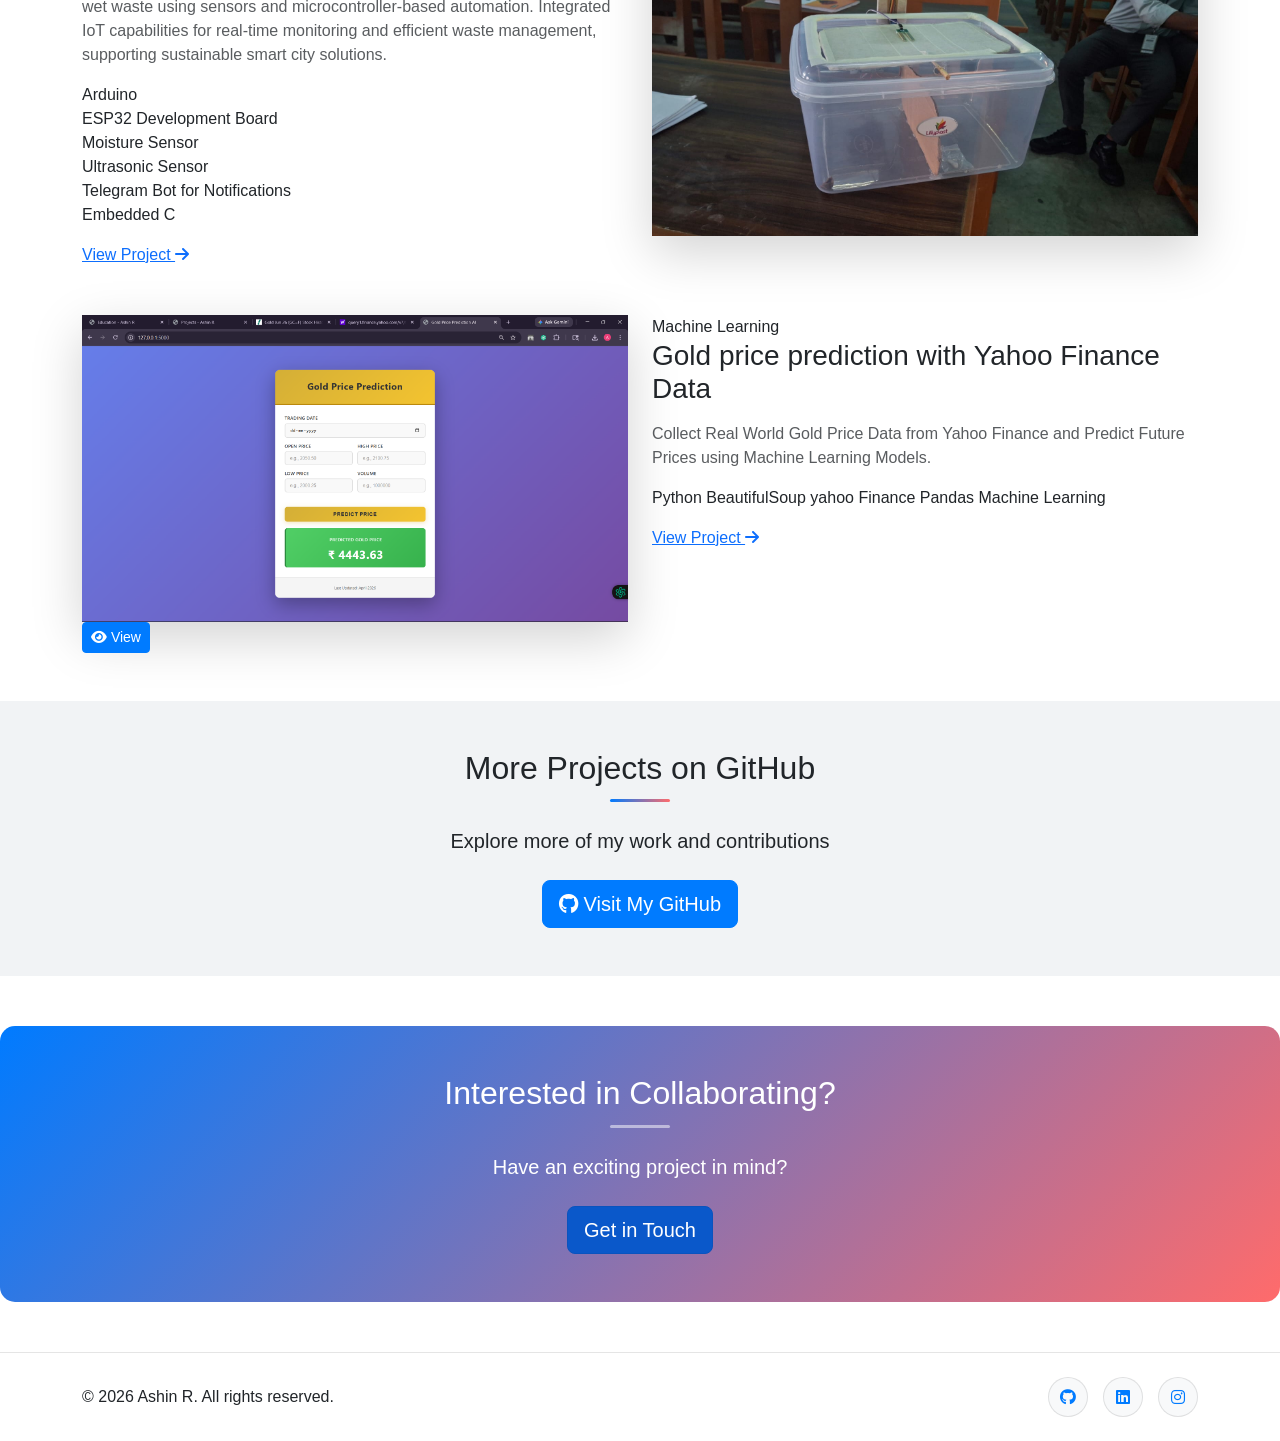
<file: projects.html>
<!DOCTYPE html>
<html lang="en">
<head>
    <meta charset="UTF-8">
    <meta name="viewport" content="width=device-width, initial-scale=1.0">
    <title>Projects - Ashin R</title>
    <link href="https://cdn.jsdelivr.net/npm/bootstrap@5.3.0/dist/css/bootstrap.min.css" rel="stylesheet">
    <link rel="stylesheet" href="https://cdnjs.cloudflare.com/ajax/libs/font-awesome/6.4.0/css/all.min.css">
    <link rel="stylesheet" href="styles.css">
</head>
<body>
    <!-- Navigation Bar -->
    <nav class="navbar navbar-expand-lg navbar-dark fixed-top shadow">
        <div class="container">
            <a class="navbar-brand fw-bold" href="index.html">
                <i class="fas fa-code"></i> Ashin R
            </a>
            <button class="navbar-toggler" type="button" data-bs-toggle="collapse" data-bs-target="#navbarNav">
                <span class="navbar-toggler-icon"></span>
            </button>
            <div class="collapse navbar-collapse" id="navbarNav">
                <ul class="navbar-nav ms-auto">
                    <li class="nav-item"><a class="nav-link" href="index.html">Home</a></li>
                    <li class="nav-item"><a class="nav-link" href="about.html">About</a></li>
                    <li class="nav-item"><a class="nav-link" href="skills.html">Skills</a></li>
                    <li class="nav-item"><a class="nav-link active-link" href="projects.html">Projects</a></li>
                    <li class="nav-item"><a class="nav-link" href="education.html">Education</a></li>
                    <li class="nav-item"><a class="nav-link" href="contact.html">Contact</a></li>
                    <li class="nav-item">
                        <button id="theme-toggle" class="btn btn-outline-light ms-3">
                            <i class="fas fa-moon"></i>
                        </button>
                    </li>
                </ul>
            </div>
        </div>
    </nav>

    <!-- Page Header -->
    <section class="page-header">
        <div class="container">
            <h1 class="display-4 fw-bold animate-on-scroll">My Projects</h1>
            <p class="lead animate-on-scroll animation-delay-1">Showcasing some of my best work</p>
        </div>
    </section>

    <!-- Projects Content -->
    <section class="py-5">
        <div class="container">
            <!-- Project 1 -->
            <div class="row mb-5 align-items-center animate-on-scroll">
                <div class="col-lg-6 mb-4 mb-lg-0">
                    <div class="project-image">
                        <img src="assets/project1.png" alt="Project 1" class="img-fluid rounded-lg shadow-lg">
                        <div class="project-overlay">
                            <a href="https://heartdiseaseprediction-1-ckqv.onrender.com" class="btn btn-sm btn-primary me-2"><i class="fas fa-eye"></i> View</a>
                            
                        </div>
                    </div>
                </div>
                <div class="col-lg-6">
                    <div class="project-content">
                        <span class="project-tag">Machine Learning</span>
                        <h3 class="mb-3">Heart Disease Prediction</h3>
                        <p class="text-muted mb-3">A comprehensive machine learning system that predicts heart disease risk using advanced algorithms and data analysis and preprocessing. Built with Python, scikit-learn, and deployed as a web application.</p>
                        <div class="project-tech mb-3">
                            <span class="tech-badge">Python</span><br>
                            <span class="tech-badge">Machine Learning</span><br>
                            <span class="tech-badge">Flask</span><br>
                            <span class="tech-badge">PostgreSQL</span><br>
                        </div>
                        <div class="project-links">
                            <a href="#" class="project-link">View Project <i class="fas fa-arrow-right"></i></a>
                        </div>
                    </div>
                </div>
            </div>

            <!-- Project 2 -->
            <div class="row mb-5 align-items-center animate-on-scroll animation-delay-1">
                <div class="col-lg-6 order-lg-2 mb-4 mb-lg-0">
                    <div class="project-image">
                        <img src="assets/project2.png" alt="Project 2" class="img-fluid rounded-lg shadow-lg">
                        <div class="project-overlay">
                            <a href="https://ashin000.github.io/CrowdCare/" class="btn btn-sm btn-primary me-2"><i class="fas fa-eye"></i> View</a>
                        </div>
                    </div>
                </div>
                <div class="col-lg-6 order-lg-1">
                    <div class="project-content">
                        <span class="project-tag">Web Development</span>
                        <h3 class="mb-3">CrowdCare- A Community Support Platform</h3>
                        <p class="text-muted mb-3">A full-featured community support platform with user authentication, make complaints, view complaints , and Admin and User roles. Responsive design with modern UI/UX.</p>
                        <div class="project-tech mb-3">
                            <span class="tech-badge">Django</span>
                            <span class="tech-badge">HTML/CSS</span>
                            <span class="tech-badge">JavaScript</span>
                            <span class="tech-badge">MySQL</span>
                        </div>
                        <div class="project-links">
                            <a href="https://ashin000.github.io/CrowdCare/" class="project-link">View Project <i class="fas fa-arrow-right"></i></a>
                            
                        </div>
                    </div>
                </div>
            </div>

            <!-- Project 3 -->
            <div class="row mb-5 align-items-center animate-on-scroll animation-delay-2">
                <div class="col-lg-6 mb-4 mb-lg-0">
                    <div class="project-image">
                        <img src="assets/project3.png" alt="Project 3" class="img-fluid rounded-lg shadow-lg">
                        <div class="project-overlay">
                            <a href="https://github.com/ashin000/AI-Automation/blob/main/jarvis.py" class="btn btn-sm btn-primary me-2"><i class="fas fa-eye"></i> View</a>
                        </div>
                    </div>
                </div>
                <div class="col-lg-6">
                    <div class="project-content">
                        <span class="project-tag">Artificial Intelligence | Automation</span>
                        <h3 class="mb-3">AI Voice Assistant – Desktop Automation System</h3>
                        <p class="text-muted mb-3"> An intelligent voice-controlled desktop assistant designed to automate everyday tasks using natural language commands. The system can perform web searches, control system operations, send WhatsApp messages, play media, and provide real-time information.</p>
                    <div class="project-tech mb-3">
                        <span class="tech-badge">Python</span>
                        <span class="tech-badge">Speech Recognition</span>
                        <span class="tech-badge">pyttsx3</span>
                        <span class="tech-badge">PyAutoGUI</span>
                        <span class="tech-badge">Automation</span>
                        <span class="tech-badge">APIs</span>
                    </div>
                        <div class="project-links">
                            <a href="https://github.com/ashin000/AI-Automation/blob/main/jarvis.py" class="project-link">View Project <i class="fas fa-arrow-right"></i></a>
                        </div>
                    </div>
                </div>
            </div>

            <!-- Project 4 -->
            <div class="row mb-5 align-items-center animate-on-scroll animation-delay-3">
                <div class="col-lg-6 order-lg-2 mb-4 mb-lg-0">
                    <div class="project-image">
                        <img src="assets/project4.jpeg" alt="Project 4" class="img-fluid rounded-lg shadow-lg">
                        <div class="project-overlay">
                        </div>
                    </div>
                </div>
                <div class="col-lg-6 order-lg-1">
                    <div class="project-content">
                        <span class="project-tag">Embedded Systems and IoT</span>
                        <h3 class="mb-3">Waste Segregation System</h3>
                        <p class="text-muted mb-3">Smart waste segregation system designed to automatically classify dry and wet waste using sensors and microcontroller-based automation. Integrated IoT capabilities for real-time monitoring and efficient waste management, supporting sustainable smart city solutions.</p>
                        <div class="project-tech mb-3">
                            <span class="tech-badge">Arduino</span><br>
                            <span class="tech-badge">ESP32 Development Board</span><br>
                            <span class="tech-badge">Moisture Sensor</span><br>
                            <span class="tech-badge">Ultrasonic Sensor</span><br>
                            <span class="tech-badge">Telegram Bot for Notifications</span><br>
                            <span class="tech-badge">Embedded C</span><br>
                        </div>

                        <div class="project-links">
                            <a href="#" class="project-link">View Project <i class="fas fa-arrow-right"></i></a>
                        </div>
                    </div>
                </div>
            </div>

            <!-- Project 5 -->
            <div class="row animate-on-scroll animation-delay-4">
                <div class="col-lg-6 mb-4 mb-lg-0">
                    <div class="project-image">
                        <img src="assets/project5.png" alt="Project 5" class="img-fluid rounded-lg shadow-lg">
                        <div class="project-overlay">
                            <a href="#" class="btn btn-sm btn-primary me-2"><i class="fas fa-eye"></i> View</a>
                        </div>
                    </div>
                </div>
                <div class="col-lg-6">
                    <div class="project-content">
                        <span class="project-tag">Machine Learning</span>
                        <h3 class="mb-3">Gold price prediction with Yahoo Finance Data</h3>
                        <p class="text-muted mb-3">Collect Real World Gold Price Data from Yahoo Finance and Predict Future Prices using Machine Learning Models.</p>
                        <div class="project-tech mb-3">
                            <span class="tech-badge">Python</span>
                            <span class="tech-badge">BeautifulSoup</span>
                            <span class="tech-badge">yahoo Finance</span>
                            <span class="tech-badge">Pandas</span>
                            <span class="tech-badge">Machine Learning</span>
                        </div>
                        <div class="project-links">
                            <a href="#" class="project-link">View Project <i class="fas fa-arrow-right"></i></a>
                        </div>
                    </div>
                </div>
            </div>
        </div>
    </section>

    <!-- More Projects Section -->
    <section class="py-5 bg-section">
        <div class="container text-center">
            <h2 class="mb-4 animate-on-scroll">More Projects on GitHub</h2>
            <p class="lead mb-4 animate-on-scroll animation-delay-1">Explore more of my work and contributions</p>
            <div class="animate-on-scroll animation-delay-2">
                <a href="https://github.com/ashin000" class="btn btn-lg btn-primary hover-lift">
                    <i class="fab fa-github"></i> Visit My GitHub
                </a>
            </div>
        </div>
    </section>

    <!-- CTA Section -->
    <section class="cta-section py-5">
        <div class="container text-center">
            <h2 class="mb-4 animate-on-scroll">Interested in Collaborating?</h2>
            <p class="lead mb-4 animate-on-scroll animation-delay-1">Have an exciting project in mind?</p>
            <a href="contact.html" class="btn btn-lg btn-primary hover-lift animate-on-scroll animation-delay-2">
                Get in Touch
            </a>
        </div>
    </section>

    <!-- Footer -->
    <footer class="footer py-4 mt-5">
        <div class="container">
            <div class="row align-items-center">
                <div class="col-md-6">
                    <p class="mb-0">&copy; 2026 Ashin R. All rights reserved.</p>
                </div>
                <div class="col-md-6 text-md-end">
                    <div class="social-links">
                        <a href="https://github.com/ashin000" class="social-icon"><i class="fab fa-github"></i></a>
                        <a href="https://www.linkedin.com/in/ashin-r-05a4b9325" class="social-icon"><i class="fab fa-linkedin"></i></a>
                        <a href="https://instagram.com/ashin000" class="social-icon"><i class="fab fa-instagram"></i></a>
                    </div>
                </div>
            </div>
        </div>
    </footer>

    <script src="https://cdn.jsdelivr.net/npm/bootstrap@5.3.0/dist/js/bootstrap.bundle.min.js"></script>
    <script src="script.js"></script>
</body>
</html>
</file>
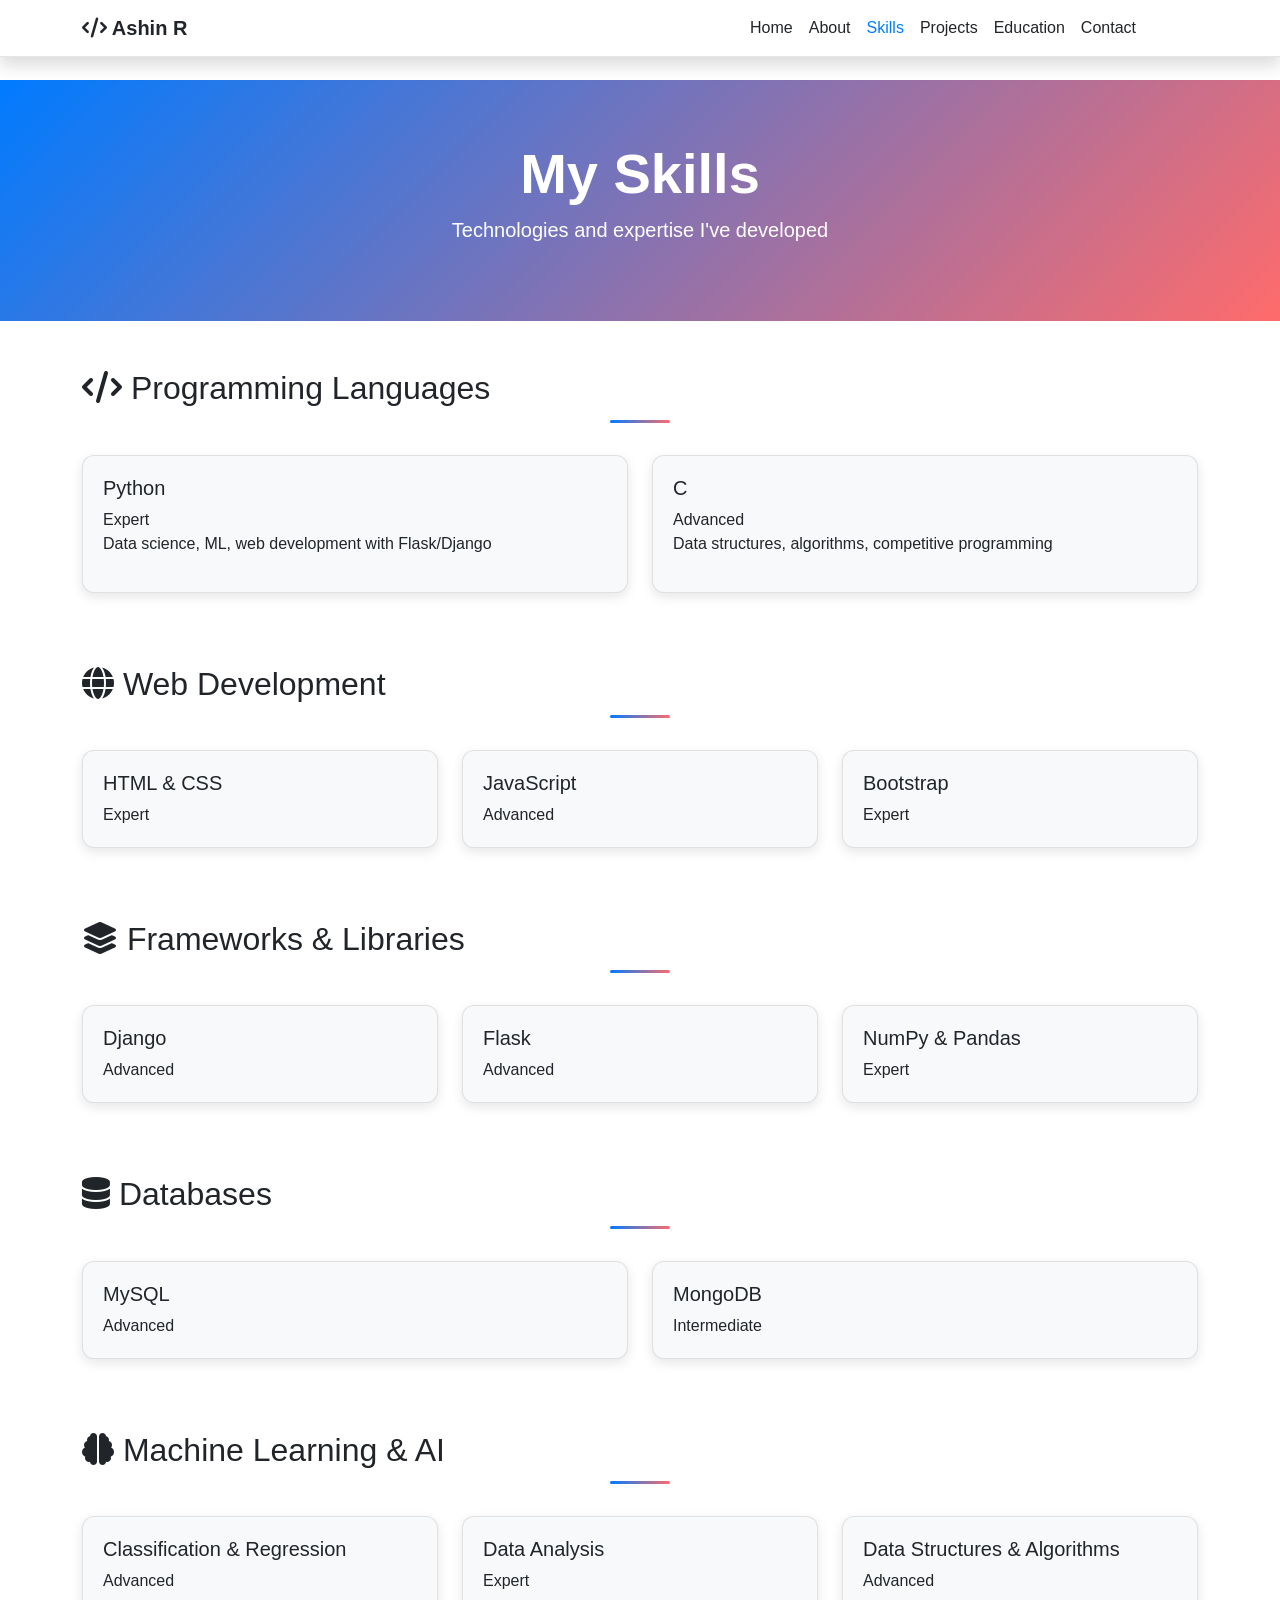
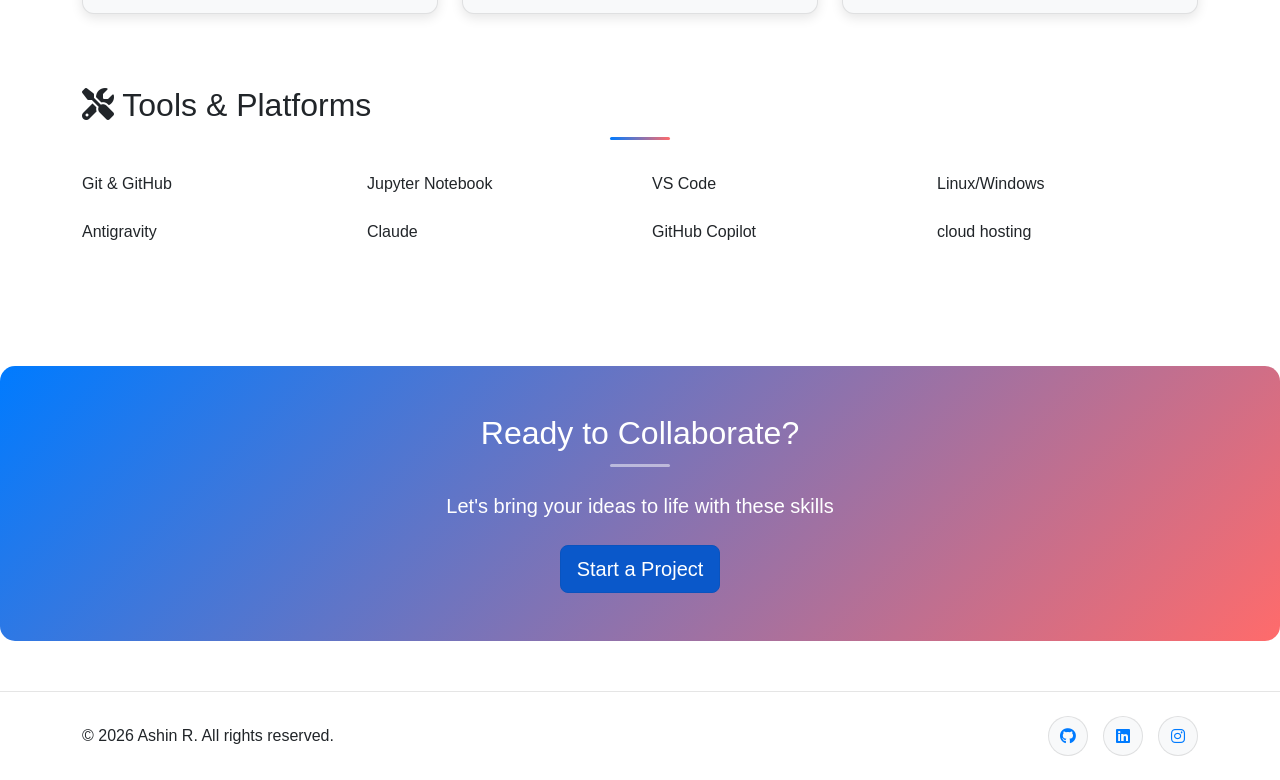
<file: skills.html>
<!DOCTYPE html>
<html lang="en">
<head>
    <meta charset="UTF-8">
    <meta name="viewport" content="width=device-width, initial-scale=1.0">
    <title>Skills - Ashin R</title>
    <link href="https://cdn.jsdelivr.net/npm/bootstrap@5.3.0/dist/css/bootstrap.min.css" rel="stylesheet">
    <link rel="stylesheet" href="https://cdnjs.cloudflare.com/ajax/libs/font-awesome/6.4.0/css/all.min.css">
    <link rel="stylesheet" href="styles.css">
</head>
<body>
    <!-- Navigation Bar -->
    <nav class="navbar navbar-expand-lg navbar-dark fixed-top shadow">
        <div class="container">
            <a class="navbar-brand fw-bold" href="index.html">
                <i class="fas fa-code"></i> Ashin R
            </a>
            <button class="navbar-toggler" type="button" data-bs-toggle="collapse" data-bs-target="#navbarNav">
                <span class="navbar-toggler-icon"></span>
            </button>
            <div class="collapse navbar-collapse" id="navbarNav">
                <ul class="navbar-nav ms-auto">
                    <li class="nav-item"><a class="nav-link" href="index.html">Home</a></li>
                    <li class="nav-item"><a class="nav-link" href="about.html">About</a></li>
                    <li class="nav-item"><a class="nav-link active-link" href="skills.html">Skills</a></li>
                    <li class="nav-item"><a class="nav-link" href="projects.html">Projects</a></li>
                    <li class="nav-item"><a class="nav-link" href="education.html">Education</a></li>
                    <li class="nav-item"><a class="nav-link" href="contact.html">Contact</a></li>
                    <li class="nav-item">
                        <button id="theme-toggle" class="btn btn-outline-light ms-3">
                            <i class="fas fa-moon"></i>
                        </button>
                    </li>
                </ul>
            </div>
        </div>
    </nav>

    <!-- Page Header -->
    <section class="page-header">
        <div class="container">
            <h1 class="display-4 fw-bold animate-on-scroll">My Skills</h1>
            <p class="lead animate-on-scroll animation-delay-1">Technologies and expertise I've developed</p>
        </div>
    </section>

    <!-- Skills Content -->
    <section class="py-5">
        <div class="container">
            <!-- Programming Languages -->
            <div class="row mb-5">
                <div class="col-12 mb-4">
                    <h2 class="animate-on-scroll">
                        <i class="fas fa-code"></i> Programming Languages
                    </h2>
                </div>
                <div class="col-md-6 mb-4 animate-on-scroll">
                    <div class="skill-card">
                        <div class="skill-header">
                            <h5>Python</h5>
                            <span class="skill-level">Expert</span>
                        </div>
                        <div class="skill-bar">
                            <div class="skill-progress" style="width: 95%"></div>
                        </div>
                        <p class="skill-description">Data science, ML, web development with Flask/Django</p>
                    </div>
                </div>
                <div class="col-md-6 mb-4 animate-on-scroll animation-delay-1">
                    <div class="skill-card">
                        <div class="skill-header">
                            <h5>C</h5>
                            <span class="skill-level">Advanced</span>
                        </div>
                        <div class="skill-bar">
                            <div class="skill-progress" style="width: 85%"></div>
                        </div>
                        <p class="skill-description">Data structures, algorithms, competitive programming</p>
                    </div>
                </div>
            </div>

            <!-- Web Development -->
            <div class="row mb-5">
                <div class="col-12 mb-4">
                    <h2 class="animate-on-scroll">
                        <i class="fas fa-globe"></i> Web Development
                    </h2>
                </div>
                <div class="col-md-4 mb-4 animate-on-scroll">
                    <div class="skill-card">
                        <div class="skill-header">
                            <h5>HTML & CSS</h5>
                            <span class="skill-level">Expert</span>
                        </div>
                        <div class="skill-bar">
                            <div class="skill-progress" style="width: 90%"></div>
                        </div>
                    </div>
                </div>
                <div class="col-md-4 mb-4 animate-on-scroll animation-delay-1">
                    <div class="skill-card">
                        <div class="skill-header">
                            <h5>JavaScript</h5>
                            <span class="skill-level">Advanced</span>
                        </div>
                        <div class="skill-bar">
                            <div class="skill-progress" style="width: 80%"></div>
                        </div>
                    </div>
                </div>
                <div class="col-md-4 mb-4 animate-on-scroll animation-delay-2">
                    <div class="skill-card">
                        <div class="skill-header">
                            <h5>Bootstrap</h5>
                            <span class="skill-level">Expert</span>
                        </div>
                        <div class="skill-bar">
                            <div class="skill-progress" style="width: 90%"></div>
                        </div>
                    </div>
                </div>
            </div>

            <!-- Frameworks & Libraries -->
            <div class="row mb-5">
                <div class="col-12 mb-4">
                    <h2 class="animate-on-scroll">
                        <i class="fas fa-layer-group"></i> Frameworks & Libraries
                    </h2>
                </div>
                <div class="col-md-4 mb-4 animate-on-scroll">
                    <div class="skill-card">
                        <div class="skill-header">
                            <h5>Django</h5>
                            <span class="skill-level">Advanced</span>
                        </div>
                        <div class="skill-bar">
                            <div class="skill-progress" style="width: 85%"></div>
                        </div>
                    </div>
                </div>
                <div class="col-md-4 mb-4 animate-on-scroll animation-delay-1">
                    <div class="skill-card">
                        <div class="skill-header">
                            <h5>Flask</h5>
                            <span class="skill-level">Advanced</span>
                        </div>
                        <div class="skill-bar">
                            <div class="skill-progress" style="width: 80%"></div>
                        </div>
                    </div>
                </div>
                <div class="col-md-4 mb-4 animate-on-scroll animation-delay-2">
                    <div class="skill-card">
                        <div class="skill-header">
                            <h5>NumPy & Pandas</h5>
                            <span class="skill-level">Expert</span>
                        </div>
                        <div class="skill-bar">
                            <div class="skill-progress" style="width: 88%"></div>
                        </div>
                    </div>
                </div>
            </div>

            <!-- Databases -->
            <div class="row mb-5">
                <div class="col-12 mb-4">
                    <h2 class="animate-on-scroll">
                        <i class="fas fa-database"></i> Databases
                    </h2>
                </div>
                <div class="col-md-6 mb-4 animate-on-scroll">
                    <div class="skill-card">
                        <div class="skill-header">
                            <h5>MySQL</h5>
                            <span class="skill-level">Advanced</span>
                        </div>
                        <div class="skill-bar">
                            <div class="skill-progress" style="width: 85%"></div>
                        </div>
                    </div>
                </div>
                <div class="col-md-6 mb-4 animate-on-scroll animation-delay-1">
                    <div class="skill-card">
                        <div class="skill-header">
                            <h5>MongoDB</h5>
                            <span class="skill-level">Intermediate</span>
                        </div>
                        <div class="skill-bar">
                            <div class="skill-progress" style="width: 75%"></div>
                        </div>
                    </div>
                </div>
            </div>

            <!-- Machine Learning & AI -->
            <div class="row mb-5">
                <div class="col-12 mb-4">
                    <h2 class="animate-on-scroll">
                        <i class="fas fa-brain"></i> Machine Learning & AI
                    </h2>
                </div>
                <div class="col-md-4 mb-4 animate-on-scroll">
                    <div class="skill-card">
                        <div class="skill-header">
                            <h5>Classification & Regression</h5>
                            <span class="skill-level">Advanced</span>
                        </div>
                        <div class="skill-bar">
                            <div class="skill-progress" style="width: 85%"></div>
                        </div>
                    </div>
                </div>
                <div class="col-md-4 mb-4 animate-on-scroll animation-delay-1">
                    <div class="skill-card">
                        <div class="skill-header">
                            <h5>Data Analysis</h5>
                            <span class="skill-level">Expert</span>
                        </div>
                        <div class="skill-bar">
                            <div class="skill-progress" style="width: 90%"></div>
                        </div>
                    </div>
                </div>
                <div class="col-md-4 mb-4 animate-on-scroll animation-delay-2">
                    <div class="skill-card">
                        <div class="skill-header">
                            <h5>Data Structures & Algorithms</h5>
                            <span class="skill-level">Advanced</span>
                        </div>
                        <div class="skill-bar">
                            <div class="skill-progress" style="width: 88%"></div>
                        </div>
                    </div>
                </div>
            </div>

            <!-- Tools & Platforms -->
            <div class="row">
                <div class="col-12 mb-4">
                    <h2 class="animate-on-scroll">
                        <i class="fas fa-tools"></i> Tools & Platforms
                    </h2>
                </div>
                <div class="col-md-3 mb-4 animate-on-scroll">
                    <div class="skill-tag">Git & GitHub</div>
                </div>
                <div class="col-md-3 mb-4 animate-on-scroll animation-delay-1">
                    <div class="skill-tag">Jupyter Notebook</div>
                </div>
                <div class="col-md-3 mb-4 animate-on-scroll animation-delay-2">
                    <div class="skill-tag">VS Code</div>
                </div>
                <div class="col-md-3 mb-4 animate-on-scroll animation-delay-3">
                    <div class="skill-tag">Linux/Windows</div>
                </div>
                <div class="col-md-3 mb-4 animate-on-scroll animation-delay-3">
                    <div class="skill-tag">Antigravity</div>
                </div>
                <div class="col-md-3 mb-4 animate-on-scroll animation-delay-3">
                    <div class="skill-tag">Claude</div>
                </div>
                <div class="col-md-3 mb-4 animate-on-scroll animation-delay-3">
                    <div class="skill-tag">GitHub Copilot</div>
                </div>
                <div class="col-md-3 mb-4 animate-on-scroll animation-delay-3">
                    <div class="skill-tag">cloud hosting</div>
                </div>
            </div>
        </div>
    </section>

    <!-- CTA Section -->
    <section class="cta-section py-5">
        <div class="container text-center">
            <h2 class="mb-4 animate-on-scroll">Ready to Collaborate?</h2>
            <p class="lead mb-4 animate-on-scroll animation-delay-1">Let's bring your ideas to life with these skills</p>
            <a href="contact.html" class="btn btn-lg btn-primary hover-lift animate-on-scroll animation-delay-2">
                Start a Project
            </a>
        </div>
    </section>

    <!-- Footer -->
    <footer class="footer py-4 mt-5">
        <div class="container">
            <div class="row align-items-center">
                <div class="col-md-6">
                    <p class="mb-0">&copy; 2026 Ashin R. All rights reserved.</p>
                </div>
                <div class="col-md-6 text-md-end">
                    <div class="social-links">
                        <a href="https://github.com/ashin000" class="social-icon"><i class="fab fa-github"></i></a>
                        <a href="https://www.linkedin.com/in/ashin-r-05a4b9325" class="social-icon"><i class="fab fa-linkedin"></i></a>
                        <a href="https://instagram.com/ashin000" class="social-icon"><i class="fab fa-instagram"></i></a>
                    </div>
                </div>
            </div>
        </div>
    </footer>

    <script src="https://cdn.jsdelivr.net/npm/bootstrap@5.3.0/dist/js/bootstrap.bundle.min.js"></script>
    <script src="script.js"></script>
</body>
</html>
</file>
<file: styles.css>
/* Custom Styles for Portfolio */

:root {
    --primary-color: #007bff;
    --secondary-color: #6c757d;
    --accent-color: #ff6b6b;
    --dark-bg: #212529;
    --light-bg: #f8f9fa;
    --text-dark: #212529;
    --text-light: #ffffff;
}

/* THEME VARIABLES */
[data-theme="dark"] {
    --bg-color: #121212;
    --text-color: #ffffff;
    --card-bg: #1e1e1e;
    --section-bg: #2a2a2a;
    --navbar-bg: #1a1a1a;
    --navbar-text: #ffffff;
    --button-text: #ffffff;
    --border-color: rgba(255, 255, 255, 0.1);
}

[data-theme="light"] {
    --bg-color: #ffffff;
    --text-color: #212529;
    --card-bg: #f8f9fa;
    --section-bg: #f1f3f5;
    --navbar-bg: #ffffff;
    --navbar-text: #212529;
    --button-text: #212529;
    --border-color: rgba(0, 0, 0, 0.1);
}

/* BODY */
body {
    font-family: 'Segoe UI', Tahoma, Geneva, Verdana, sans-serif;
    background-color: var(--bg-color);
    color: var(--text-color);
    transition: background-color 0.3s ease, color 0.3s ease;
    padding-top: 80px;
}

/* NAVBAR */
.navbar {
    background-color: var(--navbar-bg) !important;
    box-shadow: 0 2px 10px var(--border-color);
    transition: all 0.3s ease;
    border-bottom: 1px solid var(--border-color);
}

.navbar-brand {
    color: var(--navbar-text) !important;
    transition: color 0.3s ease;
    font-weight: 700;
}

.navbar-brand:hover {
    color: var(--primary-color) !important;
}

.nav-link {
    color: var(--navbar-text) !important;
    transition: color 0.3s ease;
}

.nav-link:hover,
.nav-link.active,
.nav-link.active-link {
    color: var(--primary-color) !important;
}

.navbar-toggler {
    border-color: var(--navbar-text) !important;
}

.navbar-toggler-icon {
    background-image: url("data:image/svg+xml,%3csvg xmlns='http://www.w3.org/2000/svg' viewBox='0 0 30 30'%3e%3cpath stroke='rgba%280, 0, 0, 0.55%29' stroke-linecap='round' stroke-miterlimit='10' stroke-width='2' d='M4 7h22M4 15h22M4 23h22'/%3e%3c/svg%3e");
}

[data-theme="light"] .navbar-toggler-icon {
    background-image: url("data:image/svg+xml,%3csvg xmlns='http://www.w3.org/2000/svg' viewBox='0 0 30 30'%3e%3cpath stroke='rgba%2833, 37, 41, 0.75%29' stroke-linecap='round' stroke-miterlimit='10' stroke-width='2' d='M4 7h22M4 15h22M4 23h22'/%3e%3c/svg%3e");
}

/* HERO SECTION */
.hero-section {
    height: 100vh;
    background: linear-gradient(135deg, var(--primary-color), var(--accent-color));
    color: var(--text-light);
    display: flex;
    align-items: center;
    justify-content: center;
    animation: fadeIn 0.8s ease-in;
}

@keyframes fadeIn {
    from {
        opacity: 0;
    }
    to {
        opacity: 1;
    }
}

.hero-section h1 {
    color: var(--text-light);
    font-size: 3.5rem;
    font-weight: 700;
    animation: slideInDown 0.8s ease-out;
    margin-bottom: 20px;
}

@keyframes slideInDown {
    from {
        transform: translateY(-50px);
        opacity: 0;
    }
    to {
        transform: translateY(0);
        opacity: 1;
    }
}

.hero-section p {
    color: var(--text-light);
    animation: slideInUp 0.8s ease-out 0.2s both;
}

@keyframes slideInUp {
    from {
        transform: translateY(50px);
        opacity: 0;
    }
    to {
        transform: translateY(0);
        opacity: 1;
    }
}

.hero-statement {
    font-size: 1.2rem;
    margin: 20px 0;
    opacity: 0.95;
}

/* BUTTONS */
.btn-primary {
    background-color: var(--primary-color);
    border-color: var(--primary-color);
    color: var(--text-light);
    transition: all 0.3s ease;
}

.btn-primary:hover {
    background-color: var(--accent-color);
    border-color: var(--accent-color);
    transform: translateY(-2px);
    box-shadow: 0 5px 15px rgba(255, 107, 107, 0.3);
}

.btn-outline-light {
    color: var(--text-light);
    border-color: var(--text-light);
    transition: all 0.3s ease;
}

.btn-outline-light:hover {
    background-color: var(--text-light);
    color: var(--primary-color);
    transform: translateY(-2px);
    box-shadow: 0 5px 15px rgba(255, 255, 255, 0.2);
}

.btn-outline-dark {
    color: var(--text-color);
    border-color: var(--text-color);
    transition: all 0.3s ease;
}

.btn-outline-dark:hover {
    background-color: var(--text-color);
    color: var(--bg-color);
    transform: translateY(-2px);
}

/* SECTIONS */
.bg-light {
    background-color: var(--section-bg) !important;
}

section {
    transition: all 0.3s ease;
}

/* CARDS (ENHANCED UI) */
.card {
    background-color: var(--card-bg);
    color: var(--text-color);
    border: 1px solid var(--border-color);
    border-radius: 12px;
    transition: all 0.3s ease;
    box-shadow: 0 4px 12px rgba(0, 0, 0, 0.1);
}

.card:hover {
    transform: translateY(-8px);
    box-shadow: 0 12px 30px rgba(0, 0, 0, 0.15);
}

/* SKILL CARD */
.skill-card {
    background-color: var(--card-bg);
    color: var(--text-color);
    border-radius: 12px;
    padding: 20px;
    box-shadow: 0 4px 12px rgba(0, 0, 0, 0.1);
    border: 1px solid var(--border-color);
    transition: all 0.3s ease;
}

.skill-card:hover {
    transform: translateY(-5px);
    box-shadow: 0 8px 20px rgba(0, 107, 255, 0.15);
}

/* PAGE HEADER */
.page-header {
    background: linear-gradient(135deg, var(--primary-color), var(--accent-color));
    color: var(--text-light);
    padding: 60px 0;
    text-align: center;
    animation: fadeInDown 0.6s ease-out;
}

@keyframes fadeInDown {
    from {
        opacity: 0;
        transform: translateY(-30px);
    }
    to {
        opacity: 1;
        transform: translateY(0);
    }
}

.page-header h1,
.page-header p {
    color: var(--text-light);
}

/* PHOTO SECTION */
.profile-photo {
    width: 200px;
    height: 200px;
    border-radius: 50%;
    border: 5px solid var(--primary-color);
    object-fit: cover;
    box-shadow: 0 8px 25px rgba(0, 0, 0, 0.2);
    animation: zoomIn 0.8s ease-out;
    transition: all 0.3s ease;
}

@keyframes zoomIn {
    from {
        transform: scale(0);
        opacity: 0;
    }
    to {
        transform: scale(1);
        opacity: 1;
    }
}

.profile-photo:hover {
    transform: scale(1.05);
    box-shadow: 0 12px 35px rgba(0, 107, 255, 0.3);
}

/* PHOTO CONTAINER */
.photo-container {
    position: relative;
    display: flex;
    justify-content: center;
    align-items: center;
}

.photo-frame {
    position: relative;
    width: 300px;
    height: 300px;
    border-radius: 15px;
    overflow: hidden;
    box-shadow: 0 10px 40px rgba(0, 0, 0, 0.2);
}

.photo-image {
    width: 100%;
    height: 100%;
    object-fit: cover;
    transition: transform 0.3s ease;
}

.photo-frame:hover .photo-image {
    transform: scale(1.05);
}

.photo-overlay {
    position: absolute;
    top: 0;
    left: 0;
    right: 0;
    bottom: 0;
    background: linear-gradient(135deg, rgba(0, 123, 255, 0.1), rgba(255, 107, 107, 0.1));
    opacity: 0;
    transition: opacity 0.3s ease;
}

.photo-frame:hover .photo-overlay {
    opacity: 1;
}

/* INFO BOXES */
.info-box {
    display: flex;
    align-items: center;
    gap: 20px;
    padding: 20px;
    margin-bottom: 15px;
    background-color: var(--card-bg);
    border-radius: 10px;
    border-left: 4px solid var(--primary-color);
    transition: all 0.3s ease;
}

.info-box:hover {
    transform: translateX(10px);
    box-shadow: 0 5px 15px rgba(0, 107, 255, 0.15);
}

.info-box i {
    font-size: 1.8rem;
    color: var(--primary-color);
}

.info-box h5 {
    margin-bottom: 5px;
    font-weight: 700;
}

.info-box p {
    margin-bottom: 0;
    opacity: 0.8;
}

/* TIMELINE */
.timeline-item {
    position: relative;
    padding-left: 40px;
    margin-bottom: 30px;
}

.timeline-marker {
    position: absolute;
    left: -8px;
    top: 0;
    width: 20px;
    height: 20px;
    border-radius: 50%;
    background: var(--primary-color);
    border: 3px solid var(--bg-color);
    box-shadow: 0 0 0 3px var(--primary-color);
    transition: all 0.3s ease;
}

.timeline-item:hover .timeline-marker {
    transform: scale(1.3);
    box-shadow: 0 0 0 5px var(--primary-color), 0 0 15px rgba(0, 107, 255, 0.3);
}

.timeline-content {
    background-color: var(--card-bg);
    padding: 20px;
    border-radius: 10px;
    border-left: 3px solid var(--primary-color);
    transition: all 0.3s ease;
}

.timeline-content:hover {
    transform: translateX(10px);
    box-shadow: 0 5px 15px rgba(0, 107, 255, 0.15);
}

.timeline-content h5 {
    margin-bottom: 10px;
    color: var(--primary-color);
    font-weight: 700;
}

/* INTEREST CARDS */
.interest-card {
    background-color: var(--card-bg);
    padding: 30px;
    border-radius: 12px;
    text-align: center;
    transition: all 0.3s ease;
    border: 1px solid var(--border-color);
    display: flex;
    flex-direction: column;
    align-items: center;
    justify-content: center;
    min-height: 250px;
}

.interest-card:hover {
    transform: translateY(-10px);
    box-shadow: 0 12px 30px rgba(0, 107, 255, 0.2);
    border-color: var(--primary-color);
}

.interest-card i {
    font-size: 3rem;
    color: var(--primary-color);
    margin-bottom: 15px;
    transition: transform 0.3s ease;
}

.interest-card:hover i {
    transform: scale(1.2) rotateY(360deg);
}

.interest-card h5 {
    margin-bottom: 15px;
    font-weight: 700;
}

.interest-card p {
    opacity: 0.8;
}

/* CTA SECTION */
.cta-section {
    background: linear-gradient(135deg, var(--primary-color), var(--accent-color));
    color: var(--text-light);
    border-radius: 15px;
    margin: 50px 0;
}

.cta-section h2 {
    color: var(--text-light);
}

.cta-section h2::after {
    background: rgba(255, 255, 255, 0.5);
}

.hover-lift {
    transition: all 0.3s ease;
}

.hover-lift:hover {
    transform: translateY(-5px);
    box-shadow: 0 10px 25px rgba(0, 0, 0, 0.2) !important;
}

/* BG SECTION */
.bg-section {
    background-color: var(--section-bg);
}

/* FOOTER */
.footer {
    background-color: var(--navbar-bg);
    color: var(--text-color);
    border-top: 1px solid var(--border-color);
}

/* SOCIAL ICONS */
.social-links {
    display: flex;
    gap: 15px;
    justify-content: flex-end;
}

.social-icon {
    display: inline-flex;
    align-items: center;
    justify-content: center;
    width: 40px;
    height: 40px;
    border-radius: 50%;
    background-color: var(--card-bg);
    color: var(--primary-color);
    text-decoration: none;
    transition: all 0.3s ease;
    border: 1px solid var(--border-color);
}

.social-icon:hover {
    background-color: var(--primary-color);
    color: var(--text-light);
    transform: translateY(-3px);
}

/* EDUCATION CARDS */
.education-card {
    background-color: var(--card-bg);
    padding: 30px;
    border-radius: 12px;
    text-align: center;
    border: 2px solid var(--border-color);
    transition: all 0.3s ease;
    display: flex;
    flex-direction: column;
    align-items: center;
}

.education-card:hover {
    transform: translateY(-8px);
    border-color: var(--primary-color);
    box-shadow: 0 12px 30px rgba(0, 107, 255, 0.15);
}

.edu-icon {
    width: 70px;
    height: 70px;
    border-radius: 50%;
    background: linear-gradient(135deg, var(--primary-color), var(--accent-color));
    display: flex;
    align-items: center;
    justify-content: center;
    font-size: 2rem;
    color: white;
}

/* CERTIFICATION CARDS */
.cert-card {
    background-color: var(--card-bg);
    padding: 25px;
    border-radius: 12px;
    text-align: center;
    border: 1px solid var(--border-color);
    transition: all 0.3s ease;
    display: flex;
    flex-direction: column;
    align-items: center;
}

.cert-card:hover {
    transform: translateY(-5px);
    box-shadow: 0 8px 20px rgba(0, 107, 255, 0.1);
}

.cert-icon {
    width: 60px;
    height: 60px;
    border-radius: 50%;
    background-color: rgba(0, 123, 255, 0.1);
    display: flex;
    align-items: center;
    justify-content: center;
    font-size: 1.8rem;
    color: var(--primary-color);
}

/* CONTACT FORM */
.contact-form-container {
    background-color: var(--card-bg);
    padding: 40px;
    border-radius: 12px;
    border: 1px solid var(--border-color);
}

.form-control {
    background-color: var(--bg-color);
    color: var(--text-color);
    border: 1px solid var(--border-color);
    transition: all 0.3s ease;
}

.form-control:focus {
    background-color: var(--bg-color);
    color: var(--text-color);
    border-color: var(--primary-color);
    box-shadow: 0 0 0 0.2rem rgba(0, 123, 255, 0.25);
}

.form-label {
    color: var(--text-color);
    font-weight: 600;
    margin-bottom: 8px;
}

.form-check-input {
    background-color: var(--bg-color);
    border-color: var(--border-color);
    cursor: pointer;
}

.form-check-input:checked {
    background-color: var(--primary-color);
    border-color: var(--primary-color);
}

.form-check-label {
    cursor: pointer;
    color: var(--text-color);
}

/* CONTACT INFO BOXES */
.contact-info-box {
    background-color: var(--card-bg);
    padding: 25px;
    border-radius: 12px;
    margin-bottom: 20px;
    border: 1px solid var(--border-color);
    transition: all 0.3s ease;
    text-align: center;
}

.contact-info-box:hover {
    transform: translateY(-5px);
    box-shadow: 0 8px 20px rgba(0, 107, 255, 0.1);
    border-color: var(--primary-color);
}

.contact-icon {
    width: 60px;
    height: 60px;
    border-radius: 50%;
    background: linear-gradient(135deg, var(--primary-color), var(--accent-color));
    display: flex;
    align-items: center;
    justify-content: center;
    font-size: 1.8rem;
    color: white;
    margin: 0 auto 15px;
}

.contact-info-box h5 {
    margin-bottom: 10px;
    font-weight: 700;
}

.contact-info-box a {
    color: var(--primary-color);
    text-decoration: none;
    transition: color 0.3s ease;
}

.contact-info-box a:hover {
    color: var(--accent-color);
}

/* SOCIAL LINKS LARGE */
.social-links-large {
    display: flex;
    justify-content: center;
    gap: 30px;
    flex-wrap: wrap;
}

.social-link-lg {
    display: flex;
    flex-direction: column;
    align-items: center;
    gap: 10px;
    padding: 20px;
    border-radius: 12px;
    background-color: var(--card-bg);
    border: 1px solid var(--border-color);
    color: var(--primary-color);
    text-decoration: none;
    transition: all 0.3s ease;
    font-size: 2rem;
}

.social-link-lg span {
    font-size: 0.9rem;
    font-weight: 600;
}

.social-link-lg:hover {
    background: linear-gradient(135deg, var(--primary-color), var(--accent-color));
    color: white;
    transform: translateY(-8px);
    box-shadow: 0 8px 20px rgba(0, 107, 255, 0.3);
}

/* ========================= */
/* SCROLL ANIMATIONS */
/* ========================= */

.animate-on-scroll {
    opacity: 0;
    transform: translateY(30px);
    transition: all 0.6s ease;
}

.animate-on-scroll.show {
    opacity: 1;
    transform: translateY(0);
}

/* DELAYS */
.animation-delay-1 { transition-delay: 0.2s; }
.animation-delay-2 { transition-delay: 0.4s; }
.animation-delay-3 { transition-delay: 0.6s; }

/* FADE IN ANIMATION */
.fade-in {
    animation: fadeIn 0.6s ease-in;
}

/* SLIDE IN ANIMATIONS */
.slide-in-left {
    animation: slideInLeft 0.6s ease-out;
}

@keyframes slideInLeft {
    from {
        transform: translateX(-50px);
        opacity: 0;
    }
    to {
        transform: translateX(0);
        opacity: 1;
    }
}

.slide-in-right {
    animation: slideInRight 0.6s ease-out;
}

@keyframes slideInRight {
    from {
        transform: translateX(50px);
        opacity: 0;
    }
    to {
        transform: translateX(0);
        opacity: 1;
    }
}

/* PULSE ANIMATION */
.pulse {
    animation: pulse 2s infinite;
}

@keyframes pulse {
    0%, 100% {
        opacity: 1;
    }
    50% {
        opacity: 0.7;
    }
}

/* SECTION HEADERS */
h2 {
    position: relative;
    padding-bottom: 15px;
    animation: fadeIn 0.6s ease-in;
}

h2::after {
    content: '';
    position: absolute;
    bottom: 0;
    left: 50%;
    transform: translateX(-50%);
    width: 60px;
    height: 3px;
    background: linear-gradient(90deg, var(--primary-color), var(--accent-color));
    border-radius: 2px;
}

/* RESPONSIVE */
@media (max-width: 768px) {
    .hero-section {
        height: 80vh;
    }

    .hero-section h1 {
        font-size: 2.5rem;
    }

    .display-4 {
        font-size: 2.5rem;
    }

    .profile-photo {
        width: 150px;
        height: 150px;
    }
}
</file>
